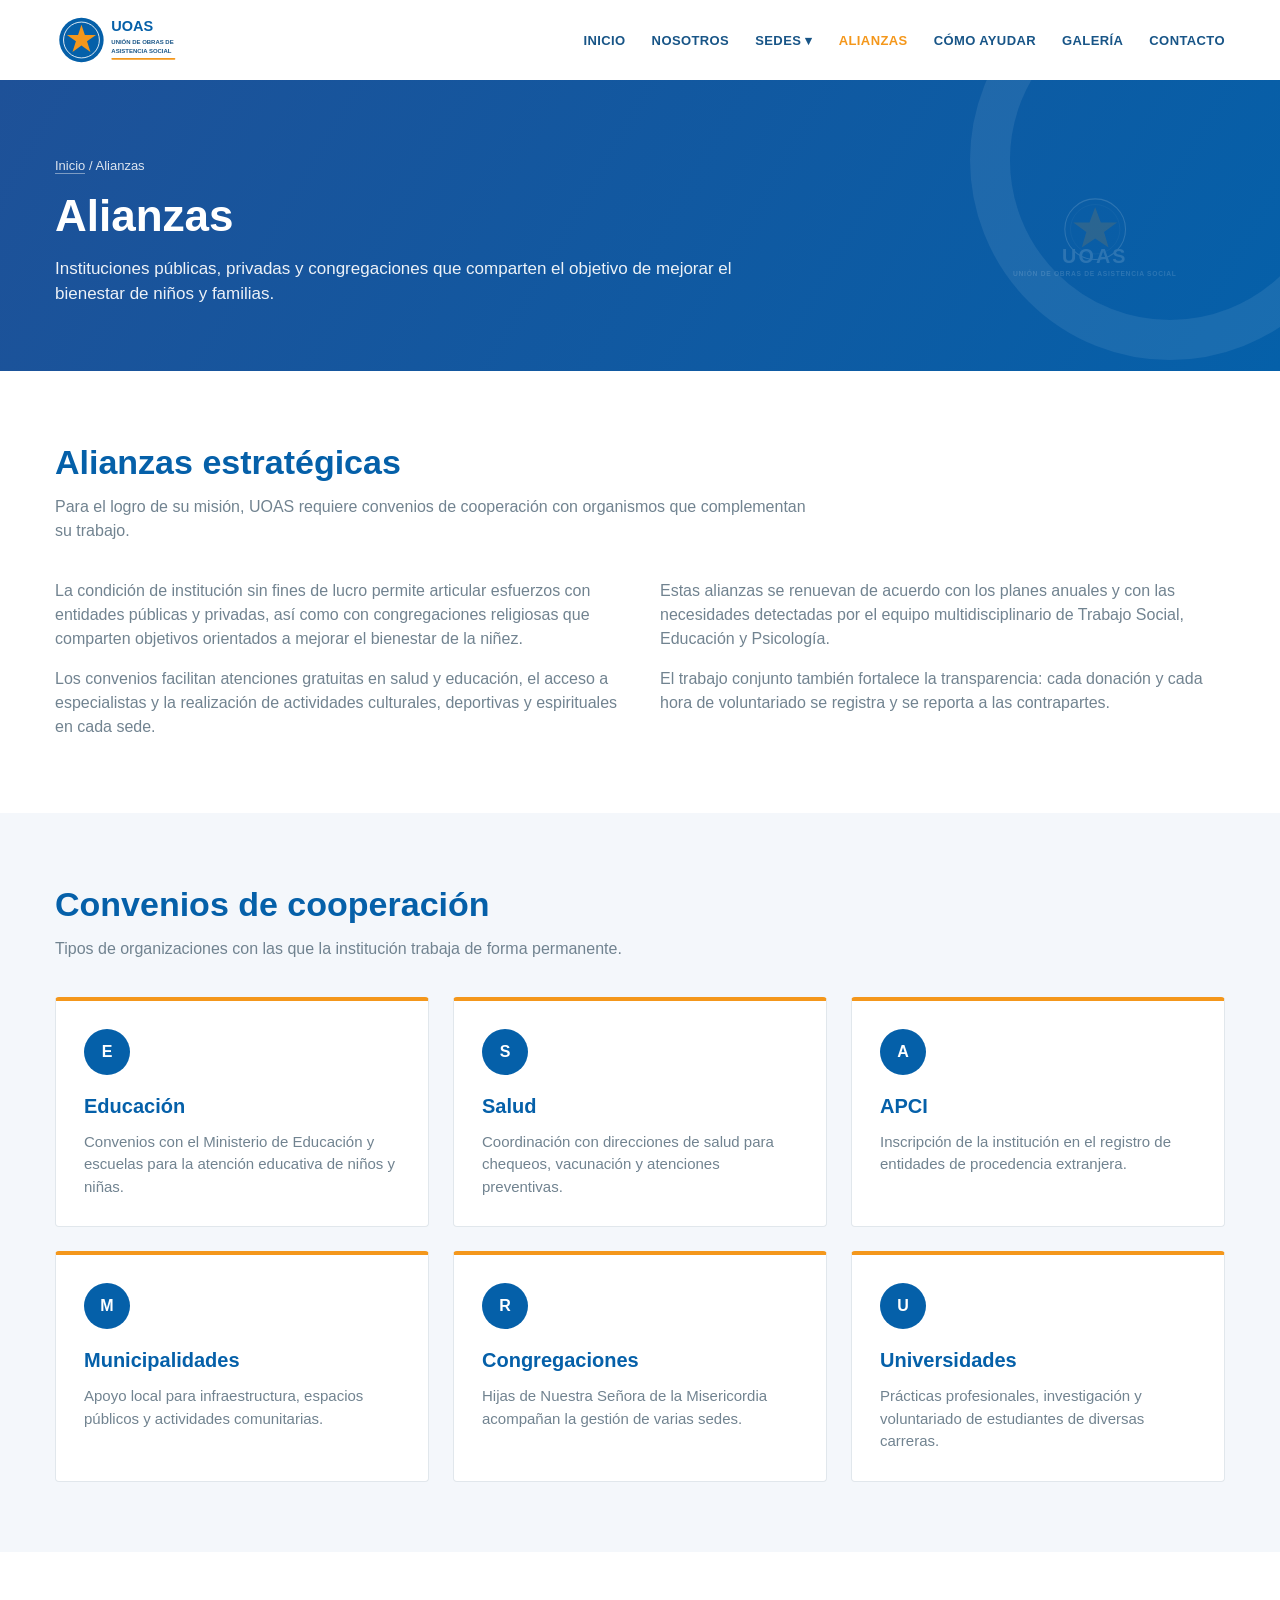
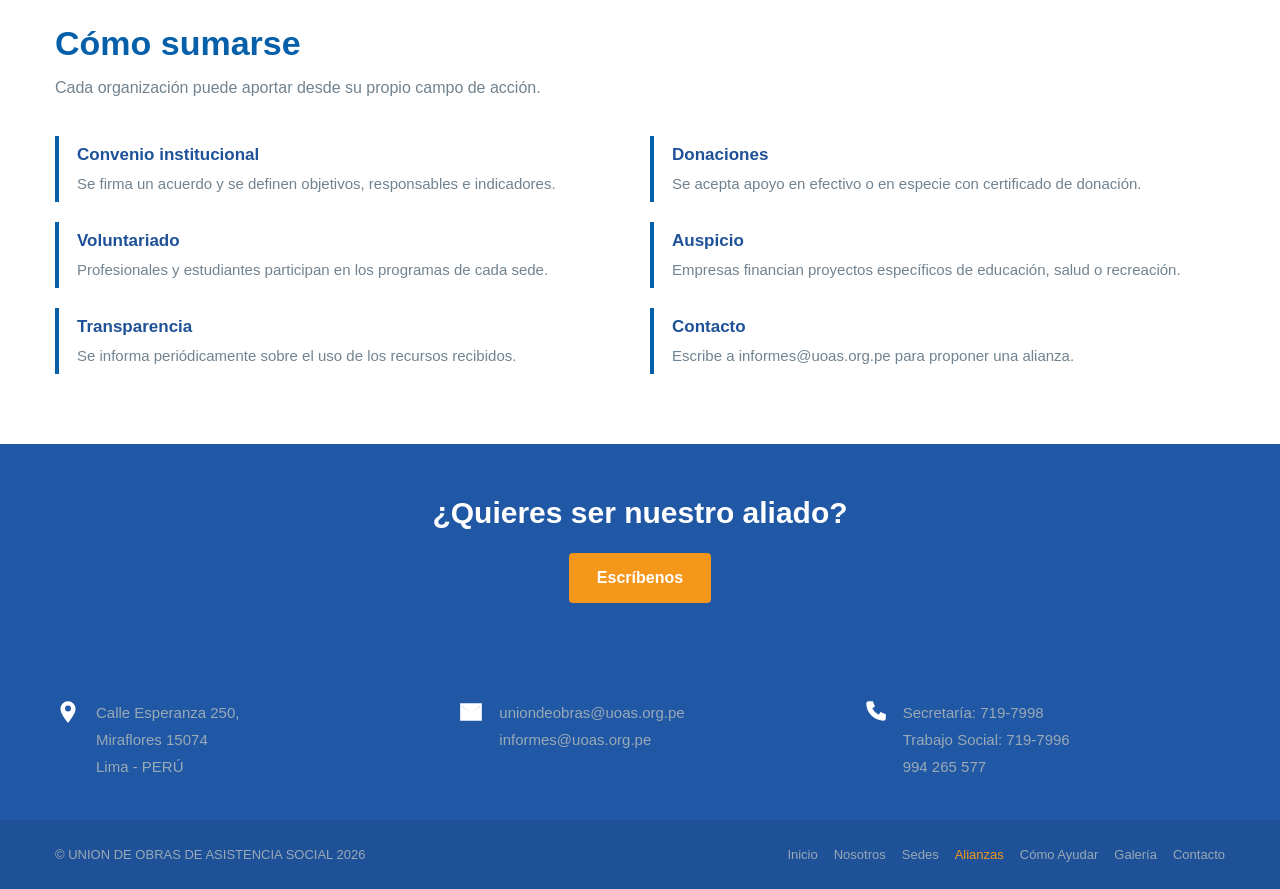
<file: alianzas.html>
<!DOCTYPE html> <!-- L1: declara que el documento usa HTML5 -->
<html lang="es"> <!-- L2: idioma principal del contenido -->
<head> <!-- L3: metadatos, no se muestran en la página -->
  <meta charset="UTF-8"> <!-- L4: codificación de caracteres para tildes y eñes -->
  <meta name="viewport" content="width=device-width, initial-scale=1.0"> <!-- L5: hace el diseño adaptable al celular -->
  <title>Alianzas | UOAS</title> <!-- L6: título de la pestaña del navegador -->
  <meta name="description" content="Copia de estudio de la sección Alianzas de UOAS."> <!-- L7: descripción para buscadores -->
  <link rel="icon" href="assets/img/logo-uoas.svg" type="image/svg+xml"> <!-- L8: icono SVG original del clon -->
  <link rel="stylesheet" href="assets/css/styles.css"> <!-- L9: carga la hoja de estilos compartida -->
</head> <!-- L10: cierra la cabecera -->
<body data-page="alianzas"> <!-- L11: identifica la página para resaltar el menú -->

  <!-- L12: BARRA SUPERIOR fija, reproduce el header sticky de 80px -->
  <header class="site-header" id="site-header"> <!-- L13: contenedor semántico de la cabecera -->
    <div class="container header-inner"> <!-- L14: ancho máximo y centrado -->
      <a class="brand" href="index.html" aria-label="Inicio UOAS"> <!-- L15: enlace de la marca a la portada -->
        <img src="assets/img/logo-uoas.svg" alt="Unión de Obras de Asistencia Social" width="396" height="164"> <!-- L16: logo vectorial original -->
      </a> <!-- L17: cierra la marca -->
      <button class="menu-toggle" id="menu-toggle" type="button" aria-expanded="false" aria-controls="main-nav" aria-label="Abrir menú"> <!-- L18: botón de hamburguesa para móvil -->
        <span></span><span></span><span></span> <!-- L19: tres líneas del icono -->
      </button> <!-- L20: cierra el botón -->
      <nav class="main-nav" id="main-nav" aria-label="Menú principal"> <!-- L21: navegación principal -->
        <ul class="menu"> <!-- L22: lista de enlaces del menú -->
          <li><a href="index.html" data-page-link="inicio">Inicio</a></li> <!-- L23: enlace a la portada -->
          <li><a href="nosotros.html" data-page-link="nosotros">Nosotros</a></li> <!-- L24: enlace a nosotros -->
          <li class="has-submenu"> <!-- L25: ítem con submenú desplegable -->
            <button class="submenu-toggle" type="button" aria-expanded="false">Sedes <span aria-hidden="true">▾</span></button> <!-- L26: botón que abre el desplegable -->
            <ul class="submenu"> <!-- L27: lista de sedes -->
              <li><a href="sede-escuela-hogar-ancon-de-ninas.html" data-page-link="sede-ninas">Escuela Hogar Ancón de Niñas</a></li> <!-- L28: sede 1 -->
              <li><a href="sede-escuela-hogar-ancon-de-ninos.html" data-page-link="sede-ninos">Escuela Hogar Ancón de Niños</a></li> <!-- L29: sede 2 -->
              <li><a href="sede-hogar-transitorio-san-luis.html" data-page-link="sede-san-luis">Hogar Transitorio San Luis</a></li> <!-- L30: sede 3 -->
              <li><a href="sede-cuna-jardin-san-francisco.html" data-page-link="sede-san-francisco">Cuna Jardín San Francisco</a></li> <!-- L31: sede 4 -->
              <li><a href="sede-cuna-jardin-santa-rosa-04.html" data-page-link="sede-santa-rosa">Cuna Jardin Santa Rosa 04</a></li> <!-- L32: sede 5 -->
              <li><a href="sede-nido-aurora.html" data-page-link="sede-nido">Nido Aurora</a></li> <!-- L33: sede 6 -->
              <li><a href="sede-centro-de-atencion-integral-aurora.html" data-page-link="sede-integral">Centro de Atención Integral Aurora</a></li> <!-- L34: sede 7 -->
            </ul> <!-- L35: cierra el submenú -->
          </li> <!-- L36: cierra el ítem Sedes -->
          <li><a href="alianzas.html" data-page-link="alianzas">Alianzas</a></li> <!-- L37: enlace a esta página -->
          <li><a href="como-ayudar.html" data-page-link="como-ayudar">Cómo Ayudar</a></li> <!-- L38: enlace a cómo ayudar -->
          <li><a href="galeria.html" data-page-link="galeria">Galería</a></li> <!-- L39: enlace a galería -->
          <li><a href="contacto.html" data-page-link="contacto">Contacto</a></li> <!-- L40: enlace a contacto -->
        </ul> <!-- L41: cierra la lista del menú -->
      </nav> <!-- L42: cierra la navegación -->
    </div> <!-- L43: cierra el contenedor -->
  </header> <!-- L44: cierra la cabecera -->

  <main> <!-- L45: inicia el contenido principal de la página -->
    <section class="page-hero"> <!-- L46: cabecera azul con título y resumen -->
      <div class="container"> <!-- L47: contenido centrado -->
        <div class="breadcrumb"><a href="index.html">Inicio</a> / Alianzas</div> <!-- L48: migas de pan -->
        <h1>Alianzas</h1> <!-- L49: título de la página -->
        <p>Instituciones públicas, privadas y congregaciones que comparten el objetivo de mejorar el bienestar de niños y familias.</p> <!-- L50: resumen tomado de la página original -->
        <img class="page-hero-logo" src="assets/img/logo-uoas-blanco.svg" alt="" width="595" height="330"> <!-- L51: logo decorativo translúcido -->
      </div> <!-- L52: cierra el contenedor -->
    </section> <!-- L53: cierra la cabecera azul -->

    <section class="section"> <!-- L54: presentación de las alianzas -->
      <div class="container"> <!-- L55: contenedor general -->
        <div class="section-head"> <!-- L56: cabecera de la sección -->
          <h2>Alianzas estratégicas</h2> <!-- L57: título -->
          <p>Para el logro de su misión, UOAS requiere convenios de cooperación con organismos que complementan su trabajo.</p> <!-- L58: resumen del original -->
        </div> <!-- L59: cierra la cabecera -->
        <div class="text-columns"> <!-- L60: texto a dos columnas -->
          <p>La condición de institución sin fines de lucro permite articular esfuerzos con entidades públicas y privadas, así como con congregaciones religiosas que comparten objetivos orientados a mejorar el bienestar de la niñez.</p> <!-- L61: párrafo 1 -->
          <p>Los convenios facilitan atenciones gratuitas en salud y educación, el acceso a especialistas y la realización de actividades culturales, deportivas y espirituales en cada sede.</p> <!-- L62: párrafo 2 -->
          <p>Estas alianzas se renuevan de acuerdo con los planes anuales y con las necesidades detectadas por el equipo multidisciplinario de Trabajo Social, Educación y Psicología.</p> <!-- L63: párrafo 3 -->
          <p>El trabajo conjunto también fortalece la transparencia: cada donación y cada hora de voluntariado se registra y se reporta a las contrapartes.</p> <!-- L64: párrafo 4 -->
        </div> <!-- L65: cierra las columnas -->
      </div> <!-- L66: cierra el contenedor -->
    </section> <!-- L67: cierra la presentación -->

    <section class="section section--gray"> <!-- L68: convenios vigentes -->
      <div class="container"> <!-- L69: contenedor general -->
        <div class="section-head"> <!-- L70: cabecera -->
          <h2>Convenios de cooperación</h2> <!-- L71: título -->
          <p>Tipos de organizaciones con las que la institución trabaja de forma permanente.</p> <!-- L72: presentación -->
        </div> <!-- L73: cierra la cabecera -->
        <div class="feature-grid"> <!-- L74: rejilla de seis tarjetas -->
          <article class="feature-card"> <!-- L75: tarjeta 1 --> <div class="feature-icon">E</div> <!-- L76: icono --> <h3>Educación</h3> <!-- L77: título --> <p>Convenios con el Ministerio de Educación y escuelas para la atención educativa de niños y niñas.</p> <!-- L78: texto --> </article> <!-- L79: cierra tarjeta 1 -->
          <article class="feature-card"> <!-- L80: tarjeta 2 --> <div class="feature-icon">S</div> <!-- L81: icono --> <h3>Salud</h3> <!-- L82: título --> <p>Coordinación con direcciones de salud para chequeos, vacunación y atenciones preventivas.</p> <!-- L83: texto --> </article> <!-- L84: cierra tarjeta 2 -->
          <article class="feature-card"> <!-- L85: tarjeta 3 --> <div class="feature-icon">A</div> <!-- L86: icono --> <h3>APCI</h3> <!-- L87: título --> <p>Inscripción de la institución en el registro de entidades de procedencia extranjera.</p> <!-- L88: texto --> </article> <!-- L89: cierra tarjeta 3 -->
          <article class="feature-card"> <!-- L90: tarjeta 4 --> <div class="feature-icon">M</div> <!-- L91: icono --> <h3>Municipalidades</h3> <!-- L92: título --> <p>Apoyo local para infraestructura, espacios públicos y actividades comunitarias.</p> <!-- L93: texto --> </article> <!-- L94: cierra tarjeta 4 -->
          <article class="feature-card"> <!-- L95: tarjeta 5 --> <div class="feature-icon">R</div> <!-- L96: icono --> <h3>Congregaciones</h3> <!-- L97: título --> <p>Hijas de Nuestra Señora de la Misericordia acompañan la gestión de varias sedes.</p> <!-- L98: texto --> </article> <!-- L99: cierra tarjeta 5 -->
          <article class="feature-card"> <!-- L100: tarjeta 6 --> <div class="feature-icon">U</div> <!-- L101: icono --> <h3>Universidades</h3> <!-- L102: título --> <p>Prácticas profesionales, investigación y voluntariado de estudiantes de diversas carreras.</p> <!-- L103: texto --> </article> <!-- L104: cierra tarjeta 6 -->
        </div> <!-- L105: cierra la rejilla -->
      </div> <!-- L106: cierra el contenedor -->
    </section> <!-- L107: cierra los convenios -->

    <section class="section"> <!-- L108: formas de sumarse -->
      <div class="container"> <!-- L109: contenedor general -->
        <div class="section-head"> <!-- L110: cabecera -->
          <h2>Cómo sumarse</h2> <!-- L111: título -->
          <p>Cada organización puede aportar desde su propio campo de acción.</p> <!-- L112: presentación -->
        </div> <!-- L113: cierra la cabecera -->
        <div class="info-grid"> <!-- L114: rejilla de bloques -->
          <div class="info-item"><h3>Convenio institucional</h3><p>Se firma un acuerdo y se definen objetivos, responsables e indicadores.</p></div> <!-- L115: bloque 1 -->
          <div class="info-item"><h3>Donaciones</h3><p>Se acepta apoyo en efectivo o en especie con certificado de donación.</p></div> <!-- L116: bloque 2 -->
          <div class="info-item"><h3>Voluntariado</h3><p>Profesionales y estudiantes participan en los programas de cada sede.</p></div> <!-- L117: bloque 3 -->
          <div class="info-item"><h3>Auspicio</h3><p>Empresas financian proyectos específicos de educación, salud o recreación.</p></div> <!-- L118: bloque 4 -->
          <div class="info-item"><h3>Transparencia</h3><p>Se informa periódicamente sobre el uso de los recursos recibidos.</p></div> <!-- L119: bloque 5 -->
          <div class="info-item"><h3>Contacto</h3><p>Escribe a informes@uoas.org.pe para proponer una alianza.</p></div> <!-- L120: bloque 6 -->
        </div> <!-- L121: cierra la rejilla -->
      </div> <!-- L122: cierra el contenedor -->
    </section> <!-- L123: cierra formas de sumarse -->

    <section class="cta-band"> <!-- L124: franja final de llamada a la acción -->
      <div class="container"> <!-- L125: contenedor centrado -->
        <h2>¿Quieres ser nuestro aliado?</h2> <!-- L126: título de la franja -->
        <a href="contacto.html">Escríbenos</a> <!-- L127: enlace a la página de contacto -->
      </div> <!-- L128: cierra el contenedor -->
    </section> <!-- L129: cierra la franja -->
  </main> <!-- L130: cierra el contenido principal -->

  <!-- L131: PIE DE PÁGINA azul con tres columnas de contacto -->
  <footer class="site-bottom" id="contacto"> <!-- L132: pie de página -->
    <div class="container bottom-grid"> <!-- L133: rejilla de contacto -->
      <div class="bottom-col"> <!-- L134: columna de dirección -->
        <svg viewBox="0 0 24 24" aria-hidden="true"><path d="M12 2a7 7 0 0 0-7 7c0 5 7 13 7 13s7-8 7-13a7 7 0 0 0-7-7zm0 9.5A2.5 2.5 0 1 1 12 6a2.5 2.5 0 0 1 0 5.5z"/></svg> <!-- L135: icono de ubicación -->
        <p>Calle Esperanza 250,<br>Miraflores 15074<br>Lima - PERÚ</p> <!-- L136: dirección -->
      </div> <!-- L137: cierra dirección -->
      <div class="bottom-col"> <!-- L138: columna de correos -->
        <svg viewBox="0 0 24 24" aria-hidden="true"><path d="M2 4h20v16H2V4zm10 9L3.5 6.5v.1L12 13l8.5-6.4V6.5L12 13z"/></svg> <!-- L139: icono de correo -->
        <p>uniondeobras@uoas.org.pe<br>informes@uoas.org.pe</p> <!-- L140: correos -->
      </div> <!-- L141: cierra correos -->
      <div class="bottom-col"> <!-- L142: columna de teléfonos -->
        <svg viewBox="0 0 24 24" aria-hidden="true"><path d="M6 2h4l2 5-2.5 1.5a12 12 0 0 0 6 6L17 12l5 2v4a2 2 0 0 1-2 2A16 16 0 0 1 4 4a2 2 0 0 1 2-2z"/></svg> <!-- L143: icono de teléfono -->
        <p>Secretaría: 719-7998<br>Trabajo Social: 719-7996<br>994 265 577</p> <!-- L144: teléfonos -->
      </div> <!-- L145: cierra teléfonos -->
    </div> <!-- L146: cierra la rejilla -->
    <div class="bottom-bar"> <!-- L147: franja inferior más oscura -->
      <div class="container bar-inner"> <!-- L148: contenido alineado -->
        <small>© UNION DE OBRAS DE ASISTENCIA SOCIAL 2026</small> <!-- L149: copyright -->
        <nav aria-label="Menú del pie"> <!-- L150: menú secundario -->
          <a href="index.html" data-page-link="inicio">Inicio</a> <!-- L151: enlace -->
          <a href="nosotros.html" data-page-link="nosotros">Nosotros</a> <!-- L152: enlace -->
          <a href="sede-escuela-hogar-ancon-de-ninas.html">Sedes</a> <!-- L153: enlace -->
          <a href="alianzas.html" data-page-link="alianzas">Alianzas</a> <!-- L154: enlace -->
          <a href="como-ayudar.html" data-page-link="como-ayudar">Cómo Ayudar</a> <!-- L155: enlace -->
          <a href="galeria.html" data-page-link="galeria">Galería</a> <!-- L156: enlace -->
          <a href="contacto.html" data-page-link="contacto">Contacto</a> <!-- L157: enlace -->
        </nav> <!-- L158: cierra el menú del pie -->
      </div> <!-- L159: cierra el contenido -->
    </div> <!-- L160: cierra la franja -->
  </footer> <!-- L161: cierra el pie -->

  <script src="assets/js/main.js"></script> <!-- L162: carga los comportamientos compartidos -->
</body> <!-- L163: cierra el cuerpo -->
</html> <!-- L164: cierra el documento -->
</file>
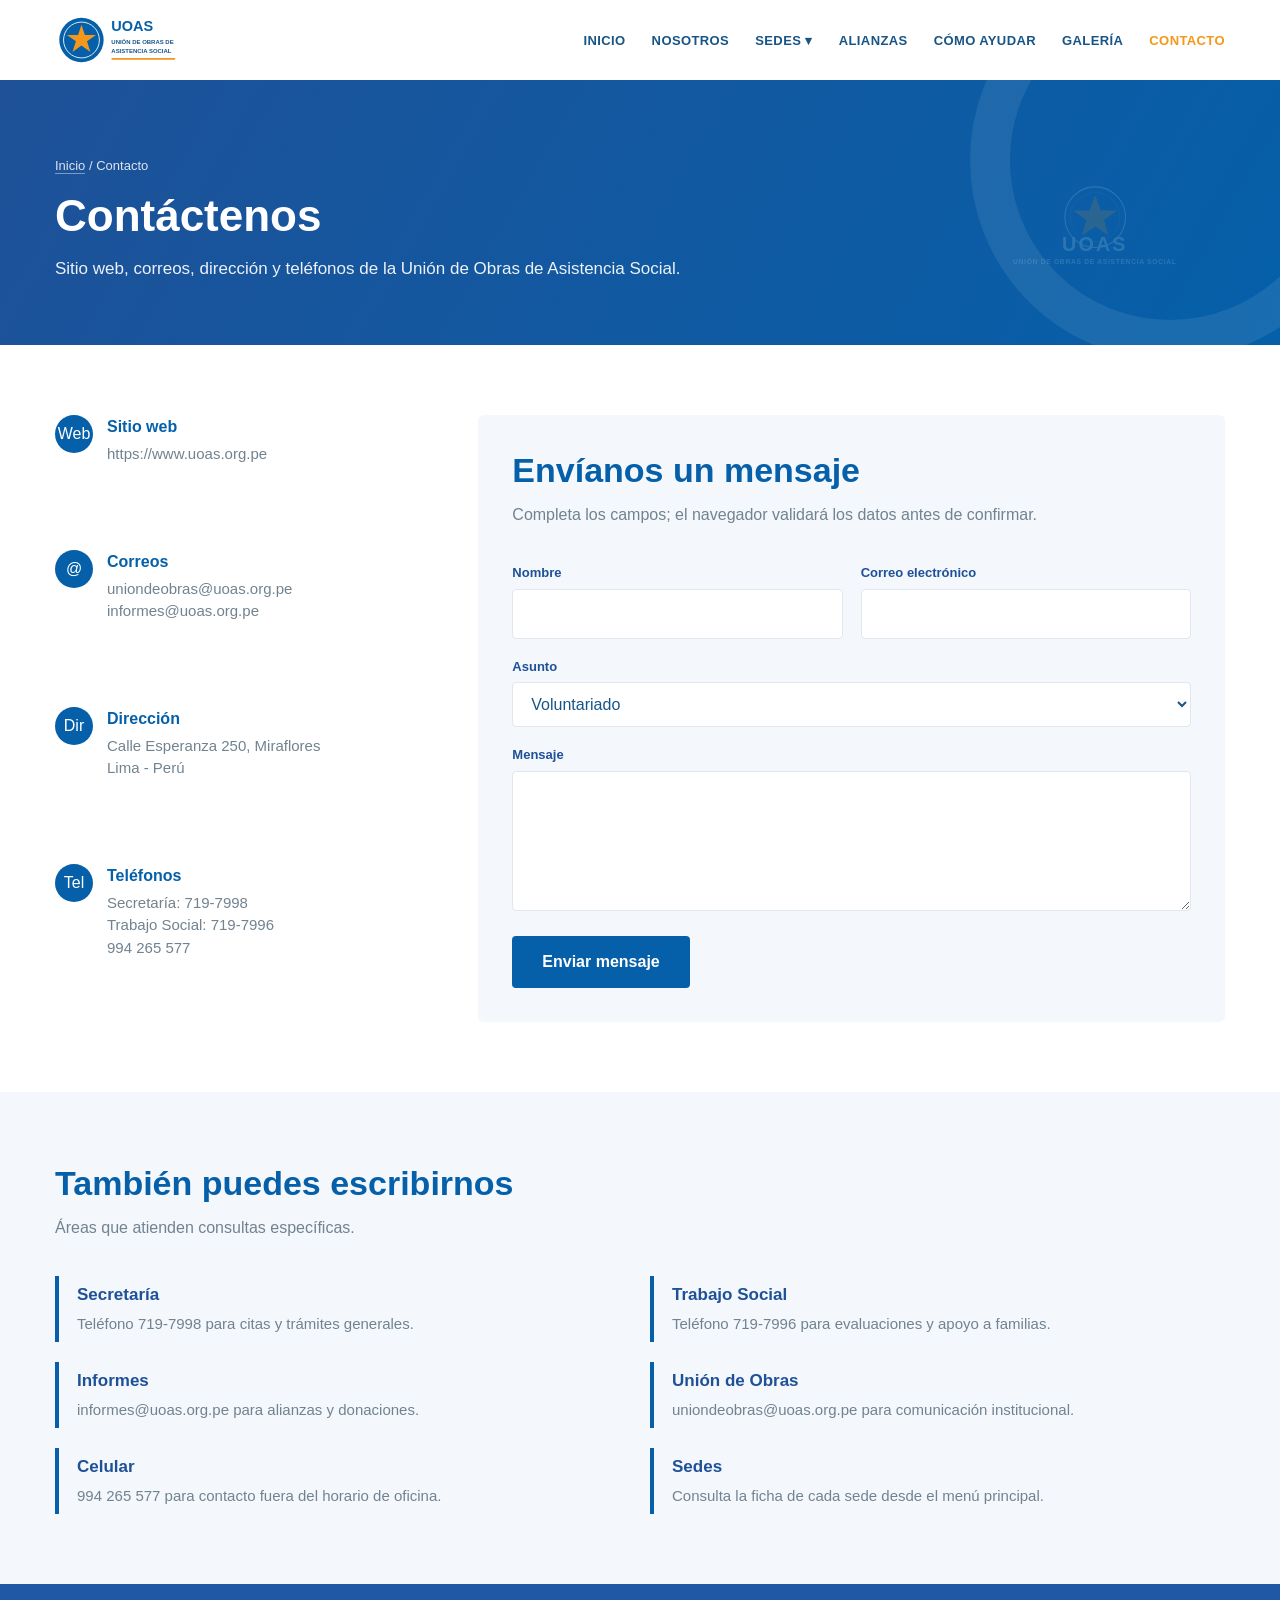
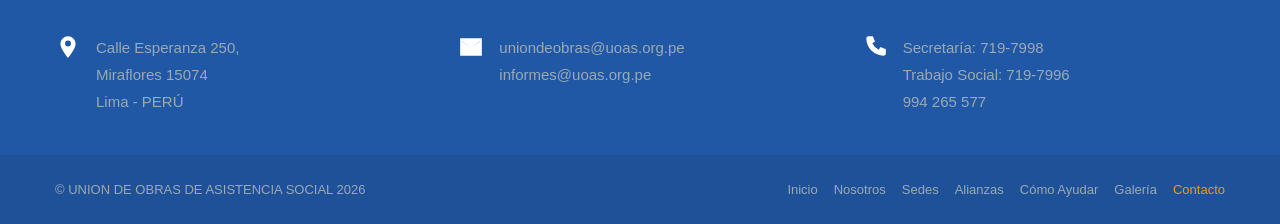
<file: contacto.html>
<!DOCTYPE html> <!-- L1: declara que el documento usa HTML5 -->
<html lang="es"> <!-- L2: idioma principal del contenido -->
<head> <!-- L3: metadatos, no se muestran en la página -->
  <meta charset="UTF-8"> <!-- L4: codificación de caracteres para tildes y eñes -->
  <meta name="viewport" content="width=device-width, initial-scale=1.0"> <!-- L5: hace el diseño adaptable al celular -->
  <title>Contacto | UOAS</title> <!-- L6: título de la pestaña del navegador -->
  <meta name="description" content="Copia de estudio de la sección Contacto de UOAS."> <!-- L7: descripción para buscadores -->
  <link rel="icon" href="assets/img/logo-uoas.svg" type="image/svg+xml"> <!-- L8: icono SVG original del clon -->
  <link rel="stylesheet" href="assets/css/styles.css"> <!-- L9: carga la hoja de estilos compartida -->
</head> <!-- L10: cierra la cabecera -->
<body data-page="contacto"> <!-- L11: identifica la página para resaltar el menú -->

  <!-- L12: BARRA SUPERIOR fija, reproduce el header sticky de 80px -->
  <header class="site-header" id="site-header"> <!-- L13: contenedor semántico de la cabecera -->
    <div class="container header-inner"> <!-- L14: ancho máximo y centrado -->
      <a class="brand" href="index.html" aria-label="Inicio UOAS"> <!-- L15: enlace de la marca a la portada -->
        <img src="assets/img/logo-uoas.svg" alt="Unión de Obras de Asistencia Social" width="396" height="164"> <!-- L16: logo vectorial original -->
      </a> <!-- L17: cierra la marca -->
      <button class="menu-toggle" id="menu-toggle" type="button" aria-expanded="false" aria-controls="main-nav" aria-label="Abrir menú"> <!-- L18: botón de hamburguesa para móvil -->
        <span></span><span></span><span></span> <!-- L19: tres líneas del icono -->
      </button> <!-- L20: cierra el botón -->
      <nav class="main-nav" id="main-nav" aria-label="Menú principal"> <!-- L21: navegación principal -->
        <ul class="menu"> <!-- L22: lista de enlaces del menú -->
          <li><a href="index.html" data-page-link="inicio">Inicio</a></li> <!-- L23: enlace a la portada -->
          <li><a href="nosotros.html" data-page-link="nosotros">Nosotros</a></li> <!-- L24: enlace a nosotros -->
          <li class="has-submenu"> <!-- L25: ítem con submenú desplegable -->
            <button class="submenu-toggle" type="button" aria-expanded="false">Sedes <span aria-hidden="true">▾</span></button> <!-- L26: botón que abre el desplegable -->
            <ul class="submenu"> <!-- L27: lista de sedes -->
              <li><a href="sede-escuela-hogar-ancon-de-ninas.html" data-page-link="sede-ninas">Escuela Hogar Ancón de Niñas</a></li> <!-- L28: sede 1 -->
              <li><a href="sede-escuela-hogar-ancon-de-ninos.html" data-page-link="sede-ninos">Escuela Hogar Ancón de Niños</a></li> <!-- L29: sede 2 -->
              <li><a href="sede-hogar-transitorio-san-luis.html" data-page-link="sede-san-luis">Hogar Transitorio San Luis</a></li> <!-- L30: sede 3 -->
              <li><a href="sede-cuna-jardin-san-francisco.html" data-page-link="sede-san-francisco">Cuna Jardín San Francisco</a></li> <!-- L31: sede 4 -->
              <li><a href="sede-cuna-jardin-santa-rosa-04.html" data-page-link="sede-santa-rosa">Cuna Jardin Santa Rosa 04</a></li> <!-- L32: sede 5 -->
              <li><a href="sede-nido-aurora.html" data-page-link="sede-nido">Nido Aurora</a></li> <!-- L33: sede 6 -->
              <li><a href="sede-centro-de-atencion-integral-aurora.html" data-page-link="sede-integral">Centro de Atención Integral Aurora</a></li> <!-- L34: sede 7 -->
            </ul> <!-- L35: cierra el submenú -->
          </li> <!-- L36: cierra el ítem Sedes -->
          <li><a href="alianzas.html" data-page-link="alianzas">Alianzas</a></li> <!-- L37: enlace a alianzas -->
          <li><a href="como-ayudar.html" data-page-link="como-ayudar">Cómo Ayudar</a></li> <!-- L38: enlace a cómo ayudar -->
          <li><a href="galeria.html" data-page-link="galeria">Galería</a></li> <!-- L39: enlace a galería -->
          <li><a href="contacto.html" data-page-link="contacto">Contacto</a></li> <!-- L40: enlace a esta página -->
        </ul> <!-- L41: cierra la lista del menú -->
      </nav> <!-- L42: cierra la navegación -->
    </div> <!-- L43: cierra el contenedor -->
  </header> <!-- L44: cierra la cabecera -->

  <main> <!-- L45: inicia el contenido principal de la página -->
    <section class="page-hero"> <!-- L46: cabecera azul con título y resumen -->
      <div class="container"> <!-- L47: contenido centrado -->
        <div class="breadcrumb"><a href="index.html">Inicio</a> / Contacto</div> <!-- L48: migas de pan -->
        <h1>Contáctenos</h1> <!-- L49: título de la página -->
        <p>Sitio web, correos, dirección y teléfonos de la Unión de Obras de Asistencia Social.</p> <!-- L50: resumen tomado del original -->
        <img class="page-hero-logo" src="assets/img/logo-uoas-blanco.svg" alt="" width="595" height="330"> <!-- L51: logo decorativo translúcido -->
      </div> <!-- L52: cierra el contenedor -->
    </section> <!-- L53: cierra la cabecera azul -->

    <section class="section"> <!-- L54: datos de contacto y formulario -->
      <div class="container contact-grid"> <!-- L55: rejilla de dos columnas -->
        <div class="contact-details"> <!-- L56: columna de datos institucionales -->
          <div class="contact-detail"><span class="contact-dot">Web</span><div><h3>Sitio web</h3><p>https://www.uoas.org.pe</p></div></div> <!-- L57: sitio web -->
          <div class="contact-detail"><span class="contact-dot">@</span><div><h3>Correos</h3><p>uniondeobras@uoas.org.pe<br>informes@uoas.org.pe</p></div></div> <!-- L58: correos -->
          <div class="contact-detail"><span class="contact-dot">Dir</span><div><h3>Dirección</h3><p>Calle Esperanza 250, Miraflores<br>Lima - Perú</p></div></div> <!-- L59: dirección -->
          <div class="contact-detail"><span class="contact-dot">Tel</span><div><h3>Teléfonos</h3><p>Secretaría: 719-7998<br>Trabajo Social: 719-7996<br>994 265 577</p></div></div> <!-- L60: teléfonos -->
        </div> <!-- L61: cierra los datos -->

        <form class="form-card" id="contact-form"> <!-- L62: formulario demostrativo, no envía a un servidor -->
          <div class="section-head"> <!-- L63: cabecera del formulario -->
            <h2>Envíanos un mensaje</h2> <!-- L64: título -->
            <p>Completa los campos; el navegador validará los datos antes de confirmar.</p> <!-- L65: instrucción -->
          </div> <!-- L66: cierra la cabecera -->
          <div class="form-row"> <!-- L67: fila de dos campos -->
            <div class="field"><label for="nombre">Nombre</label><input id="nombre" name="nombre" type="text" required></div> <!-- L68: campo nombre obligatorio -->
            <div class="field"><label for="correo">Correo electrónico</label><input id="correo" name="correo" type="email" required></div> <!-- L69: campo correo obligatorio -->
          </div> <!-- L70: cierra la fila -->
          <div class="field"><label for="asunto">Asunto</label><select id="asunto" name="asunto"><option>Voluntariado</option><option>Donaciones</option><option>Alianzas</option><option>Consulta general</option></select></div> <!-- L71: lista desplegable -->
          <div class="field"><label for="mensaje">Mensaje</label><textarea id="mensaje" name="mensaje" required></textarea></div> <!-- L72: área de texto obligatoria -->
          <button class="btn-submit" type="submit">Enviar mensaje</button> <!-- L73: botón de envío -->
          <div class="form-message" id="form-message" role="status"></div> <!-- L74: aviso que muestra JavaScript -->
        </form> <!-- L75: cierra el formulario -->
      </div> <!-- L76: cierra la rejilla -->
    </section> <!-- L77: cierra datos y formulario -->

    <section class="section section--gray"> <!-- L78: áreas de la institución -->
      <div class="container"> <!-- L79: contenedor general -->
        <div class="section-head"> <!-- L80: cabecera -->
          <h2>También puedes escribirnos</h2> <!-- L81: título -->
          <p>Áreas que atienden consultas específicas.</p> <!-- L82: presentación -->
        </div> <!-- L83: cierra la cabecera -->
        <div class="info-grid"> <!-- L84: rejilla de áreas -->
          <div class="info-item"><h3>Secretaría</h3><p>Teléfono 719-7998 para citas y trámites generales.</p></div> <!-- L85: área 1 -->
          <div class="info-item"><h3>Trabajo Social</h3><p>Teléfono 719-7996 para evaluaciones y apoyo a familias.</p></div> <!-- L86: área 2 -->
          <div class="info-item"><h3>Informes</h3><p>informes@uoas.org.pe para alianzas y donaciones.</p></div> <!-- L87: área 3 -->
          <div class="info-item"><h3>Unión de Obras</h3><p>uniondeobras@uoas.org.pe para comunicación institucional.</p></div> <!-- L88: área 4 -->
          <div class="info-item"><h3>Celular</h3><p>994 265 577 para contacto fuera del horario de oficina.</p></div> <!-- L89: área 5 -->
          <div class="info-item"><h3>Sedes</h3><p>Consulta la ficha de cada sede desde el menú principal.</p></div> <!-- L90: área 6 -->
        </div> <!-- L91: cierra la rejilla -->
      </div> <!-- L92: cierra el contenedor -->
    </section> <!-- L93: cierra las áreas -->

  </main> <!-- L94: cierra el contenido principal -->

  <!-- L95: PIE DE PÁGINA azul con tres columnas de contacto -->
  <footer class="site-bottom" id="contacto"> <!-- L96: pie de página -->
    <div class="container bottom-grid"> <!-- L97: rejilla de contacto -->
      <div class="bottom-col"> <!-- L98: columna de dirección -->
        <svg viewBox="0 0 24 24" aria-hidden="true"><path d="M12 2a7 7 0 0 0-7 7c0 5 7 13 7 13s7-8 7-13a7 7 0 0 0-7-7zm0 9.5A2.5 2.5 0 1 1 12 6a2.5 2.5 0 0 1 0 5.5z"/></svg> <!-- L99: icono de ubicación -->
        <p>Calle Esperanza 250,<br>Miraflores 15074<br>Lima - PERÚ</p> <!-- L100: dirección -->
      </div> <!-- L101: cierra dirección -->
      <div class="bottom-col"> <!-- L102: columna de correos -->
        <svg viewBox="0 0 24 24" aria-hidden="true"><path d="M2 4h20v16H2V4zm10 9L3.5 6.5v.1L12 13l8.5-6.4V6.5L12 13z"/></svg> <!-- L103: icono de correo -->
        <p>uniondeobras@uoas.org.pe<br>informes@uoas.org.pe</p> <!-- L104: correos -->
      </div> <!-- L105: cierra correos -->
      <div class="bottom-col"> <!-- L106: columna de teléfonos -->
        <svg viewBox="0 0 24 24" aria-hidden="true"><path d="M6 2h4l2 5-2.5 1.5a12 12 0 0 0 6 6L17 12l5 2v4a2 2 0 0 1-2 2A16 16 0 0 1 4 4a2 2 0 0 1 2-2z"/></svg> <!-- L107: icono de teléfono -->
        <p>Secretaría: 719-7998<br>Trabajo Social: 719-7996<br>994 265 577</p> <!-- L108: teléfonos -->
      </div> <!-- L109: cierra teléfonos -->
    </div> <!-- L110: cierra la rejilla -->
    <div class="bottom-bar"> <!-- L111: franja inferior más oscura -->
      <div class="container bar-inner"> <!-- L112: contenido alineado -->
        <small>© UNION DE OBRAS DE ASISTENCIA SOCIAL 2026</small> <!-- L113: copyright -->
        <nav aria-label="Menú del pie"> <!-- L114: menú secundario -->
          <a href="index.html" data-page-link="inicio">Inicio</a> <!-- L115: enlace -->
          <a href="nosotros.html" data-page-link="nosotros">Nosotros</a> <!-- L116: enlace -->
          <a href="sede-escuela-hogar-ancon-de-ninas.html">Sedes</a> <!-- L117: enlace -->
          <a href="alianzas.html" data-page-link="alianzas">Alianzas</a> <!-- L118: enlace -->
          <a href="como-ayudar.html" data-page-link="como-ayudar">Cómo Ayudar</a> <!-- L119: enlace -->
          <a href="galeria.html" data-page-link="galeria">Galería</a> <!-- L120: enlace -->
          <a href="contacto.html" data-page-link="contacto">Contacto</a> <!-- L121: enlace -->
        </nav> <!-- L122: cierra el menú del pie -->
      </div> <!-- L123: cierra el contenido -->
    </div> <!-- L124: cierra la franja -->
  </footer> <!-- L125: cierra el pie -->

  <script src="assets/js/main.js"></script> <!-- L126: carga los comportamientos compartidos -->
</body> <!-- L127: cierra el cuerpo -->
</html> <!-- L128: cierra el documento -->
</file>
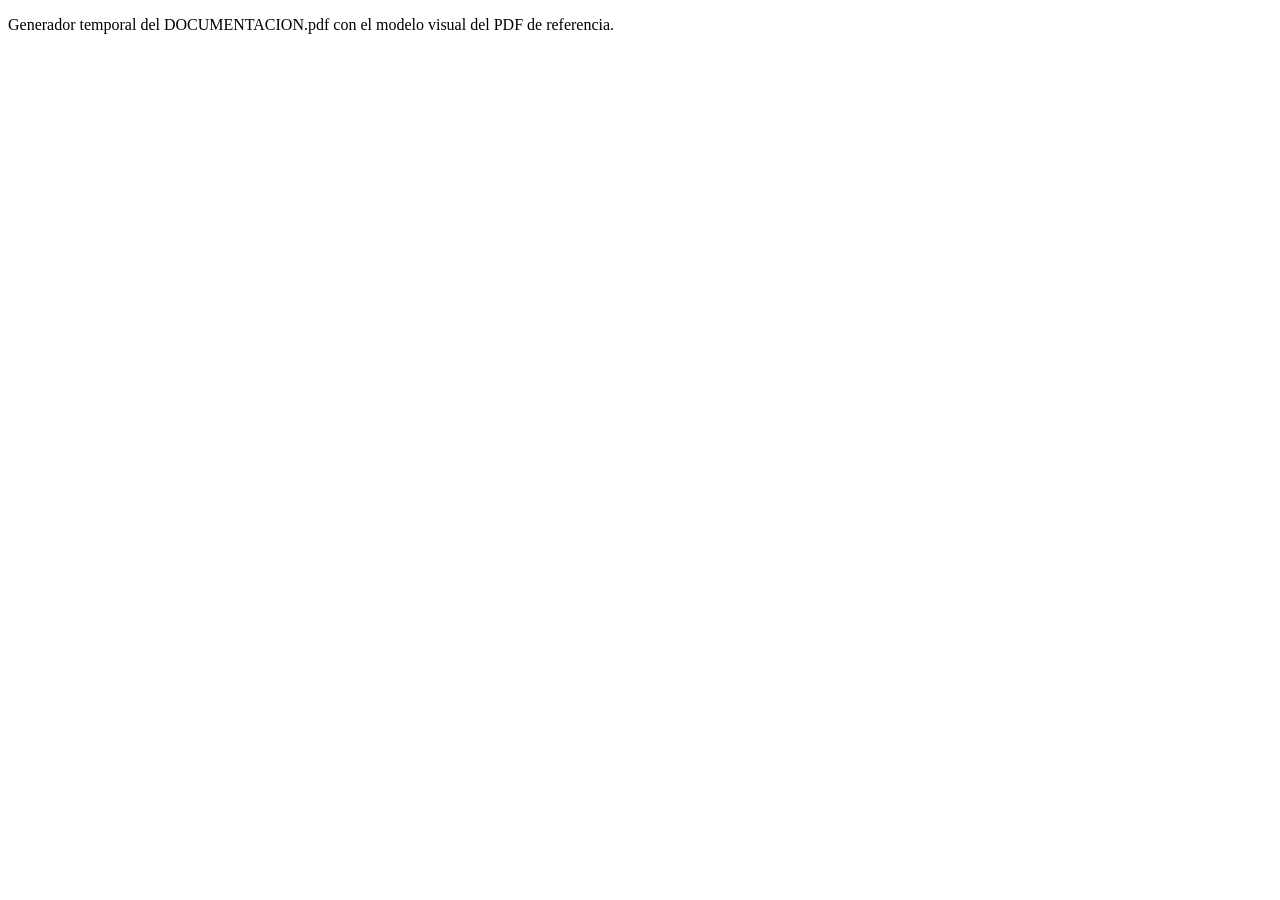
<file: generar_pdf_navegador.html>
<!DOCTYPE html>
<html lang="es">
<head><meta charset="utf-8"><title>Generador PDF navegador</title></head>
<body>
<p>Generador temporal del DOCUMENTACION.pdf con el modelo visual del PDF de referencia.</p>
<script>
/* Puerto a JavaScript de generar_documento.py; conserva paleta, fuentes, margenes y tablas. */
const NL = "\n";
const BS = "\\";
const C = {
  navy: ".070588 .192157 .352941",
  blue: ".113725 .305882 .537255",
  black: "0 0 0",
  violet: ".541176 .168627 .886275",
  white: "1 1 1",
  zebra: ".956863 .968627 .984314",
  border: ".721569 .768627 .839216"
};
const F = { cuerpo: "/F1", titulo: "/F2", codigo: "/F3" };
const X = 56.69291;
const ANCHO = 481.8898;
const ALTO = 790;

function esc(s) {
  return s.split("\\").join("\\\\").split("(").join("\\(").split(")").join("\\)");
}

function wrap(s, n) {
  const salida = [];
  let actual = "";
  for (const palabra of s.split(" ")) {
    const candidata = (actual + " " + palabra).trim();
    if (candidata.length > n && actual) {
      salida.push(actual);
      actual = palabra;
    } else {
      actual = candidata;
    }
  }
  if (actual) salida.push(actual);
  return salida;
}

class Pagina {
  constructor() { this.comandos = []; this.y = ALTO; }
  texto(color, fuente, size, x, y, s) {
    this.comandos.push(color + " rg " + fuente + " " + size + " Tf 1 0 0 1 " + x + " " + y + " Tm (" + esc(s) + ") Tj");
  }
  titulo(s) { this.texto(C.navy, F.titulo, 20, X, this.y, s); this.y -= 30; }
  seccion(s) { this.y -= 12; this.texto(C.blue, F.titulo, 14, X, this.y, s); this.y -= 24; }
  cuerpo(s) {
    for (const linea of wrap(s, 95)) { this.texto(C.black, F.cuerpo, 9.5, X + 13, this.y, linea); this.y -= 13; }
    this.y -= 4;
  }
  lista(s, numero) {
    const marca = numero ? numero + "." : BS + "225";
    this.texto(C.black, F.cuerpo, 9.5, X, this.y, marca);
    const lineas = wrap(s, 88);
    lineas.forEach((linea, i) => this.texto(C.black, F.cuerpo, 9.5, X + 13, this.y - i * 13, linea));
    this.y -= 13 * lineas.length + 3;
  }
  tabla(cabeceras, filas, anchos, columnasCodigo) {
    const codigo = columnasCodigo || [];
    const x = X, altoCabecera = 16, total = ANCHO, top = this.y;
    this.comandos.push(C.blue + " rg " + x + " " + this.y + " " + total + " " + altoCabecera + " re f");
    let cx = x + 6;
    cabeceras.forEach((cabecera, i) => {
      this.texto(C.white, F.titulo, 8, cx, this.y + 5, cabecera);
      cx += anchos[i];
    });
    this.y -= altoCabecera;
    const separadores = [this.y];
    filas.forEach((fila, r) => {
      const celdas = fila.map((valor, i) => wrap(String(valor), Math.max(1, Math.floor(anchos[i] / 4.3))));
      const nlineas = Math.max.apply(null, celdas.map(c => c.length));
      const alto = Math.max(16, 8 + nlineas * 10);
      const fondo = r % 2 ? C.zebra : C.white;
      this.comandos.push(fondo + " rg " + x + " " + (this.y - alto) + " " + total + " " + alto + " re f");
      let cc = x + 6;
      celdas.forEach((celda, i) => {
        const color = codigo.indexOf(i) >= 0 ? C.violet : C.black;
        const fuente = codigo.indexOf(i) >= 0 ? F.codigo : F.cuerpo;
        celda.forEach((linea, k) => this.texto(color, fuente, 8, cc, this.y - 9 - k * 10, linea));
        cc += anchos[i];
      });
      this.y -= alto;
      separadores.push(this.y);
    });
    this.comandos.push(C.border + " RG .4 w " + x + " " + this.y + " " + total + " " + (top - this.y) + " re S");
    separadores.slice(1, -1).forEach(sy => this.comandos.push(C.border + " RG .4 w " + x + " " + sy + " m " + (x + total) + " " + sy + " l S"));
    let cx2 = x;
    anchos.slice(0, -1).forEach(ancho => {
      cx2 += ancho;
      this.comandos.push(C.border + " RG .4 w " + cx2 + " " + this.y + " m " + cx2 + " " + top + " l S");
    });
    this.y -= 14;
  }
}

function construirPaginas() {
  const paginas = [];

  let p = new Pagina();
  p.titulo("DOCUMENTACION - CLON UOAS");
  p.cuerpo("Copia de estudio de https://www.uoas.org.pe/ | HTML5 + CSS3 + JavaScript puro");
  p.seccion("1. Que se hizo y con que");
  p.lista("Origen: se leyo la estructura real del sitio (menu, secciones, textos y enlaces).");
  p.lista("Tecnologias: HTML5, CSS3 (Grid, Flexbox, variables CSS y media queries) y JavaScript puro.");
  p.lista("Sin librerias ni frameworks: se abre con doble clic en index.html.");
  p.lista("Codigo comentado linea a linea con el prefijo L en los tres archivos.");
  p.lista("Imagenes: fotografias libres de Unsplash y dos logos SVG dibujados para el clon.");
  p.lista("No se copiaron las fotos, logos ni videos originales de la institucion.");
  p.lista("Se anadieron 12 paginas internas enlazadas desde el menu y el pie.");
  p.seccion("2. Mapa de archivos");
  p.tabla(["Archivo", "Rol", "Contenido"], [
    ["index.html", "HTML", "Portada con 7 slides, aniversario, videos, mision, historia y pie."],
    ["nosotros.html", "HTML", "Historia, mision, vision, valores, objetivos y registros."],
    ["sede-*.html (7)", "HTML", "Fichas de las siete sedes con servicios y datos."],
    ["alianzas.html", "HTML", "Convenios, entidades aliadas y formas de sumarse."],
    ["como-ayudar.html", "HTML", "Voluntariado, proyectos, donaciones y auspicio."],
    ["galeria.html", "HTML", "Siete albumes con visor modal de imagenes."],
    ["contacto.html", "HTML", "Datos institucionales y formulario de demostracion."],
    ["assets/css/styles.css", "CSS", "Paleta, formas, rejillas y responsive. 996 lineas."],
    ["assets/js/main.js", "JS", "Sliders, menu, modal, galeria y formulario. 135 lineas."],
    ["assets/img/*.svg", "SVG", "Dos logos originales: cabecera y cabecera azul."],
    ["DOCUMENTACION.md", "MD", "Indice por bloques, inventario y herramientas."],
    ["DOCUMENTACION.pdf", "PDF", "Esta guia impresa con el cuadro de programas."]
  ], [150, 70, 261.89], [0]);
  paginas.push(p);

  p = new Pagina();
  p.seccion("3. Inventario de imagenes");
  p.cuerpo("Fotografias servidas desde images.unsplash.com con ?auto=format&fit=crop&w=...&q=80.");
  p.tabla(["Imagen", "Tipo", "Donde se usa"], [
    ["logo-uoas.svg", "SVG propio", "Cabecera (L16) e icono de pestana (L8)."],
    ["logo-uoas-blanco.svg", "SVG propio", "Hero L51 y las 12 paginas internas L51."],
    ["photo-1509062522246-3755977927d7", "Unsplash", "Hero 1 y 7; historico 1; Escuela Ninos; album 3."],
    ["photo-1503676260728-1c00da094a0b", "Unsplash", "Hero 2; mision; historico 2; Nosotros; album 1."],
    ["photo-1491013516836-7db643ee125a", "Unsplash", "Hero 3; video 1; historico 3."],
    ["photo-1516627145497-ae6968895b74", "Unsplash", "Slides 2 y 6; video 2; Escuela Ninas; album 6."],
    ["photo-1544776193-352d25ca82cd", "Unsplash", "Slides 3 y 7; mision; Cuna San Francisco; album 5."],
    ["photo-1580582932707-520aed937b7b", "Unsplash", "Slide 4; foto decorativa; historico 6."],
    ["photo-1571260899304-425eee4c7efc", "Unsplash", "Fondo del hero slide 5."],
    ["photo-1503454537195-1dcabb73ffb9", "Unsplash", "Slide 4; detalle de la mision."],
    ["photo-1596464716127-f2a82984de30", "Unsplash", "Slide 5; Hogar Transitorio; album 4."],
    ["photo-1607453998774-d533f65dac99", "Unsplash", "Hero 6; Cuna Santa Rosa 04."],
    ["photo-1587654780291-39c9404d746b", "Unsplash", "Nido Aurora y album 2."],
    ["photo-1576091160399-112ba8d25d1d", "Unsplash", "Centro Integral Aurora y album 7."],
    ["photo-1559027615-cd4628902d4a", "Unsplash", "Foto de voluntariado en como-ayudar.html."]
  ], [150, 70, 261.89], [0]);
  paginas.push(p);

  p = new Pagina();
  p.seccion("4. Cuadro de programas y herramientas utilizadas");
  p.tabla(["Programa", "Para que se uso", "Alternativa"], [
    ["OpenCode + Chromium", "Inspeccionar DOM, estilos y tamanos originales.", "DevTools (F12)"],
    ["webfetch", "Descargar el HTML y CSS originales y las 12 paginas internas.", "curl / navegador"],
    ["Visual Studio Code", "Editar HTML, CSS y JavaScript.", "Notepad++, Sublime"],
    ["HTML5", "Estructura del contenido.", "-"],
    ["CSS3", "Colores, formas y diseno responsive.", "-"],
    ["JavaScript DOM", "Sliders, menu movil y modal.", "-"],
    ["SVG (XML)", "Logos e iconos originales.", "Inkscape"],
    ["Unsplash", "Fotografias libres de derechos.", "Pexels, Pixabay"],
    ["Python http.server", "Servir la carpeta por HTTP (opcional).", "Live Server"]
  ], [150, 231.89, 100], [0]);
  p.seccion("5. Flujo de trabajo");
  p.lista("Analizar la web original en el navegador y extraer sus estilos reales.", 1);
  p.lista("Sustituir fotos por imagenes libres y redibujar los logos en SVG.", 2);
  p.lista("Escribir HTML, CSS y JS con un comentario por linea.", 3);
  p.lista("Verificar sliders, menu, modal y vista responsive.", 4);
  p.lista("Extraer las 12 URLs internas y crear una pagina local para cada una.", 5);
  p.lista("Conectar menu y pie con rutas reales y anadir estado activo.", 6);
  p.lista("Comprobar las 13 paginas: sin errores de consola y con enlaces internos.", 7);
  paginas.push(p);

  p = new Pagina();
  p.seccion("6. Guia rapida de modificacion");
  p.tabla(["Quieres cambiar", "Ve a"], [
    ["Los colores", "styles.css L1-L11"],
    ["El texto de la mision", "index.html L130"],
    ["Las fotos del hero", "index.html L49, L54, L63, L72, L81, L90, L99"],
    ["La velocidad de los sliders", "index.html L46 (5000) y L150 (4000)"],
    ["El listado de sedes", "index.html L28-L34 y L170-L176"],
    ["El pie de pagina", "index.html L181-L211 / styles.css L472-L525"],
    ["El diseno en movil", "styles.css L552-L627"],
    ["El logo", "Editar los dos SVG de assets/img/"],
    ["Los textos internos", "nosotros.html L54-L162 / sede-*.html L49-L119"],
    ["Los convenios", "alianzas.html L68-L123"],
    ["Las formas de ayuda", "como-ayudar.html L64-L119"],
    ["Los albumes", "galeria.html L60-L110"],
    ["El formulario", "contacto.html L62-L74 / main.js L119-L135"],
    ["Paginas internas", "styles.css L628-L996"]
  ], [200, 281.89], [1]);
  p.seccion("7. Aviso");
  p.cuerpo("Este clon se realizo con fines de estudio y practica. No reproduce los videos ni los archivos multimedia originales de la institucion. Para publicarlo, sustituye los contenidos por propios o solicita autorizacion.");
  paginas.push(p);
  return paginas;
}

function construirPdf(paginas) {
  const objetos = [];
  function add(s) { objetos.push(s); return objetos.length; }
  add("<< /Type /Catalog /Pages 2 0 R >>");
  add("<< /Type /Pages /Kids [] /Count 0 >>");
  add("<< /Type /Font /Subtype /Type1 /BaseFont /Helvetica /Encoding /WinAnsiEncoding >>");
  add("<< /Type /Font /Subtype /Type1 /BaseFont /Helvetica-Bold /Encoding /WinAnsiEncoding >>");
  add("<< /Type /Font /Subtype /Type1 /BaseFont /Courier /Encoding /WinAnsiEncoding >>");
  const numeros = [];
  for (const pagina of paginas) {
    const contenido = pagina.comandos.join(NL) + NL;
    const nc = add("<< /Length " + contenido.length + " >>" + NL + "stream" + NL + contenido + "endstream");
    const np = add("<< /Type /Page /Parent 2 0 R /MediaBox [0 0 595.2756 841.8898] /Resources << /Font << /F1 3 0 R /F2 4 0 R /F3 5 0 R >> >> /Contents " + nc + " 0 R >>");
    numeros.push(np);
  }
  objetos[1] = "<< /Type /Pages /Kids [" + numeros.map(n => n + " 0 R").join(" ") + "] /Count " + numeros.length + " >>";
  let pdf = "%PDF-1.4" + NL;
  const off = [0];
  objetos.forEach((obj, i) => {
    off.push(pdf.length);
    pdf += (i + 1) + " 0 obj" + NL + obj + NL + "endobj" + NL;
  });
  const xref = pdf.length;
  pdf += "xref" + NL + "0 " + (objetos.length + 1) + NL + "0000000000 65535 f " + NL;
  off.slice(1).forEach(o => { pdf += String(o).padStart(10, "0") + " 00000 n " + NL; });
  pdf += "trailer" + NL + "<< /Size " + (objetos.length + 1) + " /Root 1 0 R >>" + NL + "startxref" + NL + xref + NL + "%%EOF";
  return pdf;
}

window.generarPDF = function () { return construirPdf(construirPaginas()); };
</script>
</body>
</html>
</file>
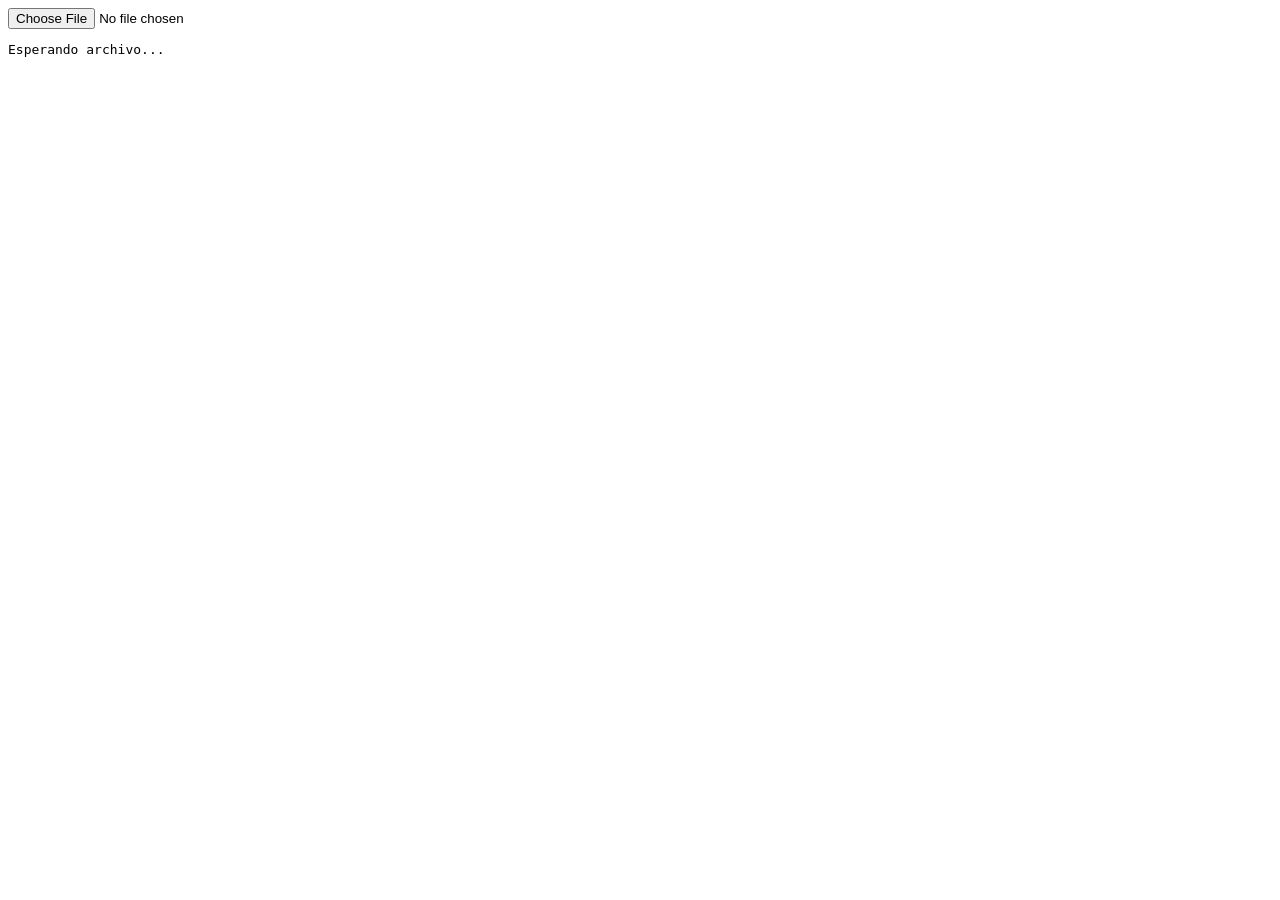
<file: verificar_pdf.html>
<!DOCTYPE html>
<html lang="es">
<head><meta charset="utf-8"><title>Verificar PDF</title></head>
<body>
<input id="archivo" type="file" accept="application/pdf">
<pre id="resultado">Esperando archivo...</pre>
<script>
document.getElementById('archivo').addEventListener('change', async function () {
  const f = this.files[0];
  const buf = await f.slice(0, 1024).arrayBuffer();
  const bytes = new Uint8Array(buf);
  const texto = new TextDecoder('latin1').decode(bytes);
  document.getElementById('resultado').textContent = JSON.stringify({
    nombre: f.name,
    tamano: f.size,
    cabecera: texto.slice(0, 20),
    tieneEOF: texto.includes('%%EOF') || f.size > 1024,
    paginas: (texto.match(/\/Type \/Page\b/g) || []).length
  });
});
</script>
</body>
</html>
</file>
<file: assets/css/styles.css>
/* L1: defino variables de color para poder cambiar toda la web desde un solo sitio */
:root { /* L2: selector de la raíz del documento */
  --azul: #0560a9; /* L3: azul principal de enlaces y botones del original */
  --azul-medio: #2058A5; /* L4: azul del pie de página */
  --azul-oscuro: #1E5198; /* L5: azul de la franja inferior */
  --texto: #185587; /* L6: color de texto general */
  --gris: #718390; /* L7: gris de párrafos y títulos secundarios */
  --naranja: #F4971B; /* L8: naranja de hover y detalles */
  --linea: #e1e7ec; /* L9: color de separadores finos */
  --blanco: #fff; /* L10: blanco puro */
} /* L11: cierra las variables */

* { /* L12: selecciono todos los elementos */
  box-sizing: border-box; /* L13: el padding y borde cuentan dentro del ancho declarado */
  margin: 0; /* L14: elimino márgenes por defecto del navegador */
  padding: 0; /* L15: elimino paddings por defecto del navegador */
} /* L16: cierra el reset */

html { /* L17: elemento raíz */
  scroll-behavior: smooth; /* L18: desplazamiento suave al pulsar los enlaces internos */
} /* L19: cierra html */

body { /* L20: cuerpo de la página */
  font-family: Inter, Arial, sans-serif; /* L21: tipografía del original */
  color: var(--texto); /* L22: color de texto heredado */
  background: var(--blanco); /* L23: fondo blanco */
  line-height: 1.5; /* L24: interlineado base */
  padding-top: 80px; /* L25: espacio para la cabecera fija */
} /* L26: cierra body */

img, svg { /* L27: imágenes y vectores */
  display: block; /* L28: evito el espacio extra que dejan las imágenes en línea */
  max-width: 100%; /* L29: nunca se salen de su contenedor */
} /* L30: cierra imágenes */

a { /* L31: enlaces */
  color: inherit; /* L32: heredan el color del padre */
  text-decoration: none; /* L33: quito el subrayado por defecto */
} /* L34: cierra enlaces */

button { /* L35: botones */
  font: inherit; /* L36: usan la misma tipografía que el resto */
  cursor: pointer; /* L37: el cursor cambia a mano al pasar encima */
  background: none; /* L38: sin fondo por defecto */
  border: 0; /* L39: sin borde por defecto */
} /* L40: cierra botones */

.container { /* L41: contenedor centrado reutilizable */
  width: 100%; /* L42: ocupa todo el ancho disponible */
  max-width: 1200px; /* L43: ancho máximo en pantallas medianas */
  margin: 0 auto; /* L44: lo centra horizontalmente */
  padding: 0 15px; /* L45: margen lateral de seguridad */
} /* L46: cierra container */

/* L47: CABECERA fija de 80px */
.site-header { /* L48: barra superior */
  position: fixed; /* L49: permanece visible al hacer scroll */
  inset: 0 0 auto; /* L50: arriba, izquierda y derecha a cero */
  height: 80px; /* L51: altura idéntica a la original */
  z-index: 100; /* L52: se dibuja por encima del resto */
  background: rgba(255,255,255,.95); /* L53: blanco semitransparente */
  transition: box-shadow .3s ease; /* L54: animación de sombra al hacer scroll */
} /* L55: cierra la cabecera */
.site-header.is-scrolled { /* L56: clase que añade JavaScript al desplazarse */
  box-shadow: 0 2px 14px rgba(17,33,45,.12); /* L57: sombra ligera */
} /* L58: cierra el estado */
.header-inner { /* L59: contenido interno de la cabecera */
  height: 100%; /* L60: ocupa toda la altura de la barra */
  display: flex; /* L61: coloca logo y menú en fila */
  align-items: center; /* L62: los centra verticalmente */
  justify-content: space-between; /* L63: logo a la izquierda, menú a la derecha */
} /* L64: cierra el interno */
.brand img { /* L65: logo */
  height: 70px; /* L66: misma altura que el original */
  width: auto; /* L67: mantiene la proporción */
} /* L68: cierra logo */
.menu { /* L69: lista del menú */
  display: flex; /* L70: elementos en fila */
  align-items: center; /* L71: alineados verticalmente */
  gap: 26px; /* L72: separación entre ítems */
  list-style: none; /* L73: sin viñetas */
} /* L74: cierra el menú */
.menu > li > a, /* L75: enlaces de primer nivel */
.submenu-toggle { /* L76: botón del desplegable */
  font-family: Arial, sans-serif; /* L77: tipografía original del menú */
  font-size: 13px; /* L78: tamaño similar al original */
  font-weight: 600; /* L79: negrita */
  text-transform: uppercase; /* L80: el original muestra el menú en mayúsculas */
  letter-spacing: .4px; /* L81: pequeño espaciado entre letras */
  color: var(--texto); /* L82: color azul */
  transition: color .2s ease; /* L83: transición al pasar el ratón */
} /* L84: cierra enlaces */
.menu > li > a:hover, /* L85: hover de enlaces */
.submenu-toggle:hover { /* L86: hover del desplegable */
  color: var(--naranja); /* L87: el original usa naranja al resaltar */
} /* L88: cierra hover */
.has-submenu { /* L89: contenedor del submenú */
  position: relative; /* L90: referencia para colocar el desplegable */
} /* L91: cierra contenedor */
.submenu { /* L92: lista desplegable */
  position: absolute; /* L93: flot bajo el botón Sedes */
  top: 100%; /* L94: justo debajo del ítem */
  left: 0; /* L95: alineado a la izquierda del ítem */
  min-width: 260px; /* L96: ancho suficiente para los nombres */
  padding: 10px 0; /* L97: espacio interior vertical */
  background: var(--blanco); /* L98: fondo blanco */
  box-shadow: 0 6px 18px rgba(17,33,45,.15); /* L99: sombra del desplegable */
  list-style: none; /* L100: sin viñetas */
  opacity: 0; /* L101: oculto por defecto */
  visibility: hidden; /* L102: no recibe clics mientras está oculto */
  transform: translateY(-8px); /* L103: desplazado arriba para animar */
  transition: .2s ease; /* L104: animación de aparición */
} /* L105: cierra desplegable */
.has-submenu:hover .submenu, /* L106: se abre al pasar el ratón */
.has-submenu.is-open .submenu { /* L107: o al pulsar en móvil */
  opacity: 1; /* L108: visible */
  visibility: visible; /* L109: interactivo */
  transform: translateY(0); /* L110: vuelve a su sitio */
} /* L111: cierra apertura */
.submenu a { /* L112: enlaces del desplegable */
  display: block; /* L113: ocupan toda la línea */
  padding: 9px 18px; /* L114: espacio interior */
  font-family: Arial, sans-serif; /* L115: tipografía original */
  font-size: 13px; /* L116: tamaño de texto */
  color: var(--texto); /* L117: color azul */
} /* L118: cierra enlaces del desplegable */
.submenu a:hover { /* L119: hover de las sedes */
  background: #f3f7fb; /* L120: fondo muy claro */
  color: var(--azul); /* L121: texto azul intenso */
} /* L122: cierra hover */
.menu-toggle { /* L123: hamburguesa de móvil */
  display: none; /* L124: oculta en escritorio */
  width: 34px; /* L125: ancho del botón */
  height: 30px; /* L126: alto del botón */
  position: relative; /* L127: referencia para las líneas */
} /* L128: cierra hamburguesa */
.menu-toggle span { /* L129: cada línea de la hamburguesa */
  position: absolute; /* L130: se coloca de forma independiente */
  left: 0; /* L131: alineada a la izquierda */
  width: 100%; /* L132: ocupa el botón */
  height: 3px; /* L133: grosor de la línea */
  background: var(--texto); /* L134: color azul */
  transition: .25s ease; /* L135: animación de transformación */
} /* L136: cierra líneas */
.menu-toggle span:nth-child(1) { top: 3px; } /* L137: primera línea arriba */
.menu-toggle span:nth-child(2) { top: 13px; } /* L138: segunda línea al centro */
.menu-toggle span:nth-child(3) { top: 23px; } /* L139: tercera línea abajo */
.menu-toggle.is-open span:nth-child(1) { top: 13px; transform: rotate(45deg); } /* L140: se convierte en la X */
.menu-toggle.is-open span:nth-child(2) { opacity: 0; } /* L141: la línea central desaparece */
.menu-toggle.is-open span:nth-child(3) { top: 13px; transform: rotate(-45deg); } /* L142: otra rama de la X */

/* L143: HERO */
.hero { /* L144: slider principal */
  position: relative; /* L145: referencia para los slides absolutos */
  height: 880px; /* L146: altura declarada por el original en escritorio */
  margin-top: 0; /* L147: el body ya reservó los 80px de la cabecera */
  overflow: hidden; /* L148: recorta los slides que entran desde fuera */
  background: var(--azul-oscuro); /* L149: color de reserva mientras cargan las fotos */
} /* L150: cierra hero */
.slides, /* L151: contenedor de diapositivas */
.hero .slides { /* L152: regla específica del hero */
  position: relative; /* L153: contexto de posicionamiento */
  width: 100%; /* L154: ancho completo */
  height: 100%; /* L155: altura completa */
} /* L156: cierra contenedor */
.slide { /* L157: cada diapositiva */
  position: absolute; /* L158: todas se superponen */
  inset: 0; /* L159: ocupan todo el hero */
  display: flex; /* L160: flex para centrar el contenido */
  align-items: center; /* L161: centrado vertical */
  justify-content: center; /* L162: centrado horizontal */
  background-image: var(--slide-bg); /* L163: foto definida en el atributo style del HTML */
  background-size: cover; /* L164: cubre todo el slide */
  background-position: center; /* L165: recorta por el centro */
  opacity: 0; /* L166: invisible por defecto */
  transform: translateX(100%); /* L167: entra desde la derecha */
  transition: transform .9s ease, opacity .9s ease; /* L168: misma velocidad que el original */
} /* L169: cierra slide */
.slide.is-active { /* L170: diapositiva visible */
  opacity: 1; /* L171: totalmente opaca */
  transform: translateX(0); /* L172: en su posición */
  z-index: 2; /* L173: por encima de las demás */
} /* L174: cierra activa */
.slide-overlay { /* L175: velo oscuro */
  position: absolute; /* L176: cubre todo el slide */
  inset: 0; /* L177: mismo tamaño que el slide */
  background: linear-gradient(182deg, rgba(0,0,0,.36) 45%, rgba(0,0,0,.61) 77%); /* L178: degradado original */
} /* L179: cierra velo */
.slide-logo { /* L180: logo del primer slide */
  position: relative; /* L181: por encima del velo */
  width: 595px; /* L182: ancho original */
  max-width: 70%; /* L183: se adapta a pantallas pequeñas */
  height: auto; /* L184: mantiene proporción */
} /* L185: cierra logo */
.slide-content { /* L186: texto, foto y botón */
  position: relative; /* L187: por encima del velo */
  z-index: 1; /* L188: asegura que se vea */
  display: flex; /* L189: apila los elementos */
  flex-direction: column; /* L190: uno debajo de otro */
  align-items: center; /* L191: centrados */
  text-align: center; /* L192: texto centrado */
  padding: 0 20px; /* L193: margen lateral */
} /* L194: cierra contenido */
.slide-title { /* L195: título de cada sede */
  font-family: Arial, sans-serif; /* L196: tipografía del original */
  font-size: 60px; /* L197: tamaño original en escritorio */
  line-height: 72px; /* L198: interlineado original */
  font-weight: 700; /* L199: negrita */
  color: var(--blanco); /* L200: texto blanco */
  margin-bottom: 0; /* L201: la foto va justo debajo */
} /* L202: cierra título */
.slide-photo { /* L203: foto circular de la sede */
  width: 397px; /* L204: diámetro original */
  height: 397px; /* L205: diámetro original */
  border-radius: 50%; /* L206: recorte circular */
  border: 8px solid rgba(255,255,255,.85); /* L207: borde blanco */
  overflow: hidden; /* L208: recorta la foto dentro del círculo */
  margin: 10px 0 24px; /* L209: separación del título y del botón */
} /* L210: cierra foto */
.slide-photo img { /* L211: imagen dentro del círculo */
  width: 100%; /* L212: llena el círculo */
  height: 100%; /* L213: llena el círculo */
  object-fit: cover; /* L214: recorta sin deformar */
} /* L215: cierra imagen */
.slide-button { /* L216: botón "Ver más..." */
  display: inline-block; /* L217: se comporta como bloque en línea */
  background: var(--azul); /* L218: fondo azul original */
  color: var(--blanco); /* L219: texto blanco */
  font-family: 'Open Sans', Arial, sans-serif; /* L220: tipografía original del botón */
  font-size: 16px; /* L221: tamaño original */
  font-weight: 700; /* L222: negrita */
  padding: 19px 51px; /* L223: padding original en escritorio */
  border-radius: 10px; /* L224: esquinas redondeadas */
  transition: .3s; /* L225: animación de hover */
} /* L226: cierra botón */
.slide-button:hover { /* L227: hover del botón */
  background: var(--naranja); /* L228: el original cambia a naranja */
  color: var(--azul); /* L229: y el texto pasa a azul */
} /* L230: cierra hover */
.slider-dots { /* L231: puntos verticales de navegación */
  position: absolute; /* L232: flotan sobre el hero */
  right: 235px; /* L233: posición original en pantallas grandes */
  top: 50%; /* L234: centrados verticalmente */
  transform: translateY(-50%); /* L235: ajuste fino del centrado */
  display: flex; /* L236: los apilamos */
  flex-direction: column; /* L237: en columna */
  gap: 12px; /* L238: separación entre puntos */
  list-style: none; /* L239: sin viñetas */
  z-index: 5; /* L240: por encima del contenido */
} /* L241: cierra puntos */
.slider-dots button { /* L242: cada punto */
  width: 14px; /* L243: diámetro */
  height: 14px; /* L244: diámetro */
  border: 2px solid var(--blanco); /* L245: borde blanco */
  border-radius: 50%; /* L246: forma circular */
  background: transparent; /* L247: interior transparente */
  transition: .25s; /* L248: animación */
} /* L249: cierra punto */
.slider-dots .is-active button { /* L250: punto activo */
  background: var(--naranja); /* L251: relleno naranja */
  border-color: var(--naranja); /* L252: borde naranja */
  transform: scale(1.35); /* L253: ligeramente más grande */
} /* L254: cierra punto activo */

/* L255: ANIVERSARIO */
.anniversary { /* L256: sección del título central */
  padding: 75px 0; /* L257: padding original en escritorio */
  text-align: center; /* L258: texto centrado */
} /* L259: cierra aniversario */
.anniversary h1 { /* L260: título */
  font-family: Arial, sans-serif; /* L261: tipografía original */
  font-size: 40px; /* L262: tamaño original */
  font-weight: 700; /* L263: negrita */
  line-height: 1.25; /* L264: interlineado */
  color: var(--texto); /* L265: color azul */
} /* L266: cierra título */

/* L267: VIDEOS */
.videos { /* L268: sección de los dos videos */
  padding: 0 0 75px; /* L269: deja espacio abajo como el original */
} /* L270: cierra videos */
.video-grid { /* L271: rejilla de dos columnas */
  display: grid; /* L272: usa CSS Grid */
  grid-template-columns: repeat(2, 1fr); /* L273: dos columnas iguales */
  gap: 30px; /* L274: separación entre videos */
} /* L275: cierra rejilla */
.video-card, /* L276: tarjeta de video */
.mission-main { /* L277: imagen principal de la misión */
  position: relative; /* L278: referencia para el botón de play */
  background-size: cover; /* L279: la foto cubre toda la tarjeta */
  background-position: center; /* L280: recorte centrado */
  aspect-ratio: 16 / 9; /* L281: misma proporción que los iframes originales */
  display: grid; /* L282: centra el botón */
  place-items: center; /* L283: centrado horizontal y vertical */
  overflow: hidden; /* L284: recorta cualquier desbordamiento */
} /* L285: cierra tarjetas */
.play-button { /* L286: botón triangular de play */
  width: 60px; /* L287: tamaño mediano para los videos */
  height: 60px; /* L288: tamaño mediano */
  border-radius: 50%; /* L289: círculo */
  background: rgba(5,96,169,.9); /* L290: azul semitransparente */
  color: var(--blanco); /* L291: color blanco */
  font-size: 20px; /* L292: tamaño del triángulo */
  display: grid; /* L293: centra el contenido */
  place-items: center; /* L294: centrado */
  transition: transform .3s, background .3s; /* L295: animaciones */
} /* L296: cierra play */
.play-button:hover { /* L297: hover del play */
  transform: scale(1.1); /* L298: crece un poco */
  background: var(--naranja); /* L299: pasa a naranja */
} /* L300: cierra hover */
.play-button--large { /* L301: botón grande de la misión */
  width: 73px; /* L302: tamaño original */
  height: 73px; /* L303: tamaño original */
  font-size: 26px; /* L304: triángulo más grande */
  background: var(--blanco); /* L305: fondo blanco */
  color: var(--azul); /* L306: triángulo azul */
} /* L307: cierra play grande */

/* L308: MISIÓN */
.mission { /* L309: sección con fondo gris claro */
  background: rgba(222,222,222,.35); /* L310: color original */
  padding: 110px 0 170px; /* L311: padding original en escritorio */
  overflow: hidden; /* L312: evita que las imágenes absolutas generen scroll lateral */
} /* L313: cierra misión */
.mission-grid { /* L314: rejilla de 12 columnas */
  display: grid; /* L315: activa Grid */
  grid-template-columns: 4fr 8fr; /* L316: 4 columnas de texto y 8 de imagen */
  gap: 0; /* L317: sin separación, las imágenes se solapan a propósito */
  position: relative; /* L318: referencia para las imágenes absolutas */
} /* L319: cierra rejilla */
.mission-copy { /* L320: columna del texto */
  padding-right: 25%; /* L321: el original reservaba el 25% de la columna */
  margin-bottom: 70px; /* L322: espacio inferior original */
  z-index: 3; /* L323: por encima de las imágenes */
} /* L324: cierra texto */
.mission-copy h3 { /* L325: título de la misión */
  font-family: Arial, sans-serif; /* L326: tipografía original */
  font-size: 40px; /* L327: tamaño original */
  line-height: 55px; /* L328: interlineado original */
  font-weight: 700; /* L329: negrita */
  margin-bottom: 17px; /* L330: margen original */
  color: var(--texto); /* L331: color azul */
} /* L332: cierra título */
.mission-copy p { /* L333: párrafo de la misión */
  color: var(--gris); /* L334: gris original */
  line-height: 30px; /* L335: interlineado original */
  font-size: 16px; /* L336: tamaño base */
} /* L337: cierra párrafo */
.mission-visual { /* L338: columna de las imágenes */
  position: relative; /* L339: referencia para las imágenes superpuestas */
  min-height: 520px; /* L340: altura suficiente para el collage */
} /* L341: cierra visual */
.mission-main { /* L342: foto grande con borde blanco */
  width: 75%; /* L343: ocupa el 75% de la columna */
  margin-left: auto; /* L344: alineada a la derecha */
  min-height: 430px; /* L345: altura de la foto */
  border-top: 15px solid var(--blanco); /* L346: borde superior blanco original */
  border-bottom: 15px solid var(--blanco); /* L347: borde inferior blanco original */
  aspect-ratio: auto; /* L348: anulo la proporción 16:9 de las tarjetas de video */
} /* L349: cierra foto grande */
.mission-accent { /* L350: foto pequeña superior */
  position: absolute; /* L351: flota sobre la columna */
  left: 45%; /* L352: posición aproximada a la original */
  top: -103px; /* L353: sobresale por encima del bloque */
  width: 106px; /* L354: tamaño original */
  height: 106px; /* L355: tamaño original */
  object-fit: cover; /* L356: recorte sin deformar */
  z-index: 1; /* L357: detrás del texto */
} /* L358: cierra foto pequeña */
.mission-overlap { /* L359: foto superpuesta a la izquierda */
  position: absolute; /* L360: flota sobre la imagen grande */
  left: -55px; /* L361: desborda hacia la columna del texto */
  top: 194px; /* L362: altura original */
  width: 43%; /* L363: ancho original */
  height: 262px; /* L364: alto original */
  object-fit: cover; /* L365: recorte sin deformar */
  border: 15px solid var(--blanco); /* L366: marco blanco original */
  z-index: 3; /* L367: por encima de la foto grande */
} /* L368: cierra foto superpuesta */

/* L369: HISTORIA Y SEDES */
.history { /* L370: sección institucional */
  padding: 50px 0 110px; /* L371: padding original en escritorio */
} /* L372: cierra historia */
.history-head { /* L373: cabecera centrada */
  text-align: center; /* L374: centra título y texto */
} /* L375: cierra cabecera */
.history-head h2 { /* L376: título */
  font-family: Arial, sans-serif; /* L377: tipografía original */
  font-size: 40px; /* L378: tamaño original */
  line-height: 50px; /* L379: interlineado original */
  font-weight: 700; /* L380: negrita */
  color: var(--texto); /* L381: azul */
  margin-bottom: 20px; /* L382: margen original */
} /* L383: cierra título */
.history-head p { /* L384: párrafo histórico */
  width: 48%; /* L385: el original usaba el 48% del contenedor */
  margin: 0 auto 40px; /* L386: centrado y espacio inferior */
  color: var(--gris); /* L387: gris original */
  line-height: 30px; /* L388: interlineado original */
  letter-spacing: .2px; /* L389: espaciado original */
} /* L390: cierra párrafo */
.history-grid { /* L391: rejilla de dos columnas */
  display: grid; /* L392: activa Grid */
  grid-template-columns: repeat(2, 1fr); /* L393: mitad imagen, mitad listado */
  gap: 60px; /* L394: separación entre columnas */
  position: relative; /* L395: referencia para la foto decorativa */
} /* L396: cierra rejilla */
.history-media { /* L397: columna de la imagen */
  position: relative; /* L398: referencia para la decoración */
} /* L399: cierra columna */
.history-decor { /* L400: foto vertical decorativa */
  position: absolute; /* L401: flota a la izquierda */
  left: -275px; /* L402: posición original en escritorio */
  top: -90px; /* L403: sobresale por arriba */
  width: 254px; /* L404: ancho original */
  height: 367px; /* L405: alto original */
  object-fit: cover; /* L406: recorte sin deformar */
  z-index: 1; /* L407: detrás del slider */
} /* L408: cierra decoración */
.mini-slider { /* L409: slider de seis fotos */
  position: relative; /* L410: contexto para los slides */
  border: 20px solid var(--blanco); /* L411: marco blanco original */
  z-index: 2; /* L412: por encima de la decoración */
} /* L413: cierra slider */
.mini-slider .slides { /* L414: pila de fotos */
  height: 420px; /* L415: altura del slider pequeño */
} /* L416: cierra pila */
.slider-nav { /* L417: controles del slider pequeño */
  position: absolute; /* L418: flotan bajo la foto */
  bottom: -45px; /* L419: posición original */
  right: 0; /* L420: alineados a la derecha */
  display: flex; /* L421: flechas y contador en fila */
  align-items: center; /* L422: centrados verticalmente */
  gap: 10px; /* L423: separación */
} /* L424: cierra controles */
.slider-nav button { /* L425: flechas */
  color: var(--gris); /* L426: gris original */
  font-size: 20px; /* L427: tamaño de la flecha */
  transition: color .2s; /* L428: animación de hover */
} /* L429: cierra flechas */
.slider-nav button:hover { /* L430: hover de flechas */
  color: var(--azul); /* L431: pasan a azul */
} /* L432: cierra hover */
.slider-counter { /* L433: contador 01 / 06 */
  font-family: Arial, sans-serif; /* L434: tipografía original */
  font-size: 16px; /* L435: tamaño original */
  color: var(--gris); /* L436: color gris */
} /* L437: cierra contador */
.slider-counter b { /* L438: número actual */
  font-weight: 500; /* L439: peso original */
} /* L440: cierra número */
.sedes-list h3 { /* L441: título "Sedes :" */
  font-family: Arial, sans-serif; /* L442: tipografía original */
  font-size: 20px; /* L443: tamaño original */
  line-height: 24px; /* L444: interlineado original */
  font-weight: 500; /* L445: peso original */
  color: var(--gris); /* L446: gris original */
  margin-bottom: 0; /* L447: el separador aporta el espacio */
} /* L448: cierra título */
.divider { /* L449: línea separadora */
  width: 62%; /* L450: ancho original */
  height: 1px; /* L451: grosor de la línea */
  background: var(--linea); /* L452: color original */
  margin: 20px 0 35px; /* L453: márgenes originales */
} /* L454: cierra separador */
.sedes-list ul { /* L455: lista de sedes */
  list-style: none; /* L456: sin viñetas */
} /* L457: cierra lista */
.sedes-list li { /* L458: cada sede */
  margin-bottom: 8px; /* L459: separación entre líneas */
} /* L460: cierra elemento */
.sedes-list li a { /* L461: enlace de cada sede */
  font-family: Arial, sans-serif; /* L462: tipografía original */
  font-size: 20px; /* L463: tamaño original */
  font-weight: 600; /* L464: negrita original */
  line-height: 24px; /* L465: interlineado original */
  color: #11212d; /* L466: color oscuro original */
  transition: color .2s; /* L467: animación */
} /* L468: cierra enlace */
.sedes-list li a:hover { /* L469: hover de sedes */
  color: var(--azul); /* L470: pasa a azul */
} /* L471: cierra hover */

/* L472: PIE DE PÁGINA */
.site-bottom { /* L473: pie azul */
  background: var(--azul-medio); /* L474: color original #2058A5 */
  color: #9aa9b5; /* L475: texto gris claro original */
  font-family: Arial, sans-serif; /* L476: tipografía original del pie */
  padding-top: 50px; /* L477: padding superior original */
} /* L478: cierra pie */
.bottom-grid { /* L479: rejilla de contacto */
  display: grid; /* L480: activa Grid */
  grid-template-columns: repeat(3, 1fr); /* L481: tres columnas */
  gap: 40px; /* L482: separación */
  padding-bottom: 40px; /* L483: espacio antes de la franja inferior */
} /* L484: cierra rejilla */
.bottom-col { /* L485: columna de contacto */
  display: flex; /* L486: icono y texto en fila */
  gap: 15px; /* L487: separación */
  align-items: flex-start; /* L488: alinea arriba */
} /* L489: cierra columna */
.bottom-col svg { /* L490: iconos del pie */
  width: 26px; /* L491: ancho */
  height: 26px; /* L492: alto */
  fill: var(--blanco); /* L493: relleno blanco */
  flex: 0 0 auto; /* L494: que no se encojan */
} /* L495: cierra iconos */
.bottom-col p { /* L496: textos de contacto */
  font-size: 15px; /* L497: tamaño legible */
  line-height: 1.8; /* L498: interlineado */
} /* L499: cierra textos */
.bottom-bar { /* L500: franja inferior */
  background: var(--azul-oscuro); /* L501: color original #1E5198 */
  padding: 25px 0; /* L502: altura aproximada a los 84px originales */
} /* L503: cierra franja */
.bar-inner { /* L504: contenido de la franja */
  display: flex; /* L505: copyright y menú en fila */
  align-items: center; /* L506: centrados */
  justify-content: space-between; /* L507: separados a los extremos */
  gap: 20px; /* L508: separación mínima */
  flex-wrap: wrap; /* L509: pueden pasar a otra línea */
} /* L510: cierra contenido */
.bar-inner small { /* L511: texto de copyright */
  font-size: 13px; /* L512: tamaño pequeño */
} /* L513: cierra copyright */
.bar-inner nav { /* L514: menú del pie */
  display: flex; /* L515: enlaces en fila */
  flex-wrap: wrap; /* L516: pueden envolver */
  gap: 16px; /* L517: separación */
} /* L518: cierra menú */
.bar-inner nav a { /* L519: enlaces del pie */
  font-size: 13px; /* L520: tamaño */
  transition: color .2s; /* L521: animación */
} /* L522: cierra enlaces */
.bar-inner nav a:hover { /* L523: hover de enlaces del pie */
  color: var(--blanco); /* L524: se aclaran */
} /* L525: cierra hover */

/* L526: MODAL */
.modal { /* L527: ventana de imagen ampliada */
  position: fixed; /* L528: cubre toda la pantalla */
  inset: 0; /* L529: de borde a borde */
  z-index: 200; /* L530: por encima de todo */
  background: rgba(10,25,40,.88); /* L531: fondo oscuro semitransparente */
  display: grid; /* L532: centra la imagen */
  place-items: center; /* L533: centrado */
  padding: 40px; /* L534: margen interior */
} /* L535: cierra modal */
.modal[hidden] { /* L536: cuando tiene el atributo hidden */
  display: none; /* L537: no se muestra */
} /* L538: cierra hidden */
.modal img { /* L539: imagen del modal */
  max-width: 100%; /* L540: no desborda */
  max-height: 85vh; /* L541: cabe en la pantalla */
  border: 8px solid var(--blanco); /* L542: marco blanco */
} /* L543: cierra imagen */
.modal-close { /* L544: botón de cierre */
  position: absolute; /* L545: en una esquina */
  top: 20px; /* L546: separación superior */
  right: 25px; /* L547: separación derecha */
  color: var(--blanco); /* L548: color blanco */
  font-size: 38px; /* L549: tamaño grande */
  line-height: 1; /* L550: ajuste de línea */
} /* L551: cierra botón de cierre */

/* L552: MEDIA QUERIES: reproducen los breakpoints del sitio original */
@media (max-width: 1199.98px) { /* L553: tablet horizontal */
  .container { max-width: 960px; } /* L554: contenedor más estrecho */
  .hero { height: 700px; } /* L555: altura original para pantallas medianas */
  .slider-dots { right: 50px; } /* L556: los puntos se acercan al borde */
  .slide-title { font-size: 40px; line-height: 55px; } /* L557: título más pequeño */
  .slide-photo { width: 320px; height: 320px; } /* L558: foto circular más pequeña */
  .history-decor { display: none; } /* L559: se oculta la foto decorativa */
  .mission-copy { padding-right: 10%; } /* L560: se aprovecha mejor el ancho */
} /* L561: cierra tablet horizontal */

@media (max-width: 991.98px) { /* L562: tablet vertical */
  .menu-toggle { display: block; } /* L563: aparece la hamburguesa */
  .main-nav { /* L564: menú como panel lateral */
    position: fixed; /* L565: se fija a la pantalla */
    top: 80px; /* L566: debajo de la cabecera */
    right: 0; /* L567: pegado al borde derecho */
    bottom: 0; /* L568: hasta abajo */
    width: 280px; /* L569: ancho del panel */
    padding: 30px 20px; /* L570: espacio interior */
    background: var(--blanco); /* L571: fondo blanco */
    box-shadow: -4px 0 18px rgba(17,33,45,.18); /* L572: sombra */
    transform: translateX(100%); /* L573: fuera de pantalla por defecto */
    transition: transform .3s ease; /* L574: animación de entrada */
    overflow-y: auto; /* L575: scroll si el menú es largo */
  } /* L576: cierra menú móvil */
  .main-nav.is-open { transform: translateX(0); } /* L577: menú abierto */
  .menu { flex-direction: column; align-items: flex-start; gap: 18px; } /* L578: enlaces apilados */
  .submenu { /* L579: desplegable dentro del panel */
    position: static; /* L580: ya no flota */
    min-width: 0; /* L581: ocupa el ancho disponible */
    box-shadow: none; /* L582: sin sombra */
    padding-left: 12px; /* L583: sangría */
  } /* L584: cierra desplegable móvil */
  .hero { height: 700px; } /* L585: mantiene la altura media */
  .mission-grid { grid-template-columns: 1fr; } /* L586: una sola columna */
  .mission-copy { padding-right: 0; margin-bottom: 40px; } /* L587: texto a ancho completo */
  .mission-visual { min-height: 460px; } /* L588: ajusta la altura del collage */
  .mission-main { width: 85%; min-height: 350px; } /* L589: foto más ancha */
  .mission-accent { display: none; } /* L590: oculta la foto pequeña */
  .mission-overlap { left: 0; top: 120px; width: 42%; height: 210px; } /* L591: recoloca la foto superpuesta */
  .history-grid { grid-template-columns: 1fr; gap: 70px; } /* L592: apila imagen y listado */
  .history-head p { width: 80%; } /* L593: párrafo más ancho */
} /* L594: cierra tablet vertical */

@media (max-width: 767.98px) { /* L595: celular */
  body { font-size: 14px; } /* L596: texto base más pequeño */
  .hero { height: 400px; } /* L597: altura original en móvil */
  .slide-title { font-size: 30px; line-height: 35px; } /* L598: título original en móvil */
  .slide-photo { width: 180px; height: 180px; border-width: 4px; margin: 8px 0 14px; } /* L599: foto circular pequeña */
  .slide-logo { max-width: 60%; } /* L600: logo más pequeño */
  .slide-button { padding: 14px 30px; font-size: 12px; } /* L601: botón compacto */
  .slider-dots { right: 10px; gap: 8px; } /* L602: puntos cerca del borde */
  .slider-dots button { width: 10px; height: 10px; } /* L603: puntos más pequeños */
  .anniversary, .videos { padding: 45px 0; } /* L604: menos espacio vertical */
  .anniversary h1, .history-head h2, .mission-copy h3 { font-size: 28px; line-height: 36px; } /* L605: títulos reducidos */
  .video-grid { grid-template-columns: 1fr; } /* L606: videos apilados */
  .mission { padding: 60px 0 100px; } /* L607: menos padding */
  .mission-visual { min-height: 340px; } /* L608: collage más bajo */
  .mission-main { min-height: 250px; width: 90%; } /* L609: foto principal */
  .mission-overlap { top: 80px; width: 45%; height: 150px; border-width: 8px; } /* L610: foto superpuesta */
  .history { padding: 40px 0 80px; } /* L611: menos padding */
  .history-head p { width: 100%; } /* L612: párrafo a ancho completo */
  .mini-slider .slides { height: 260px; } /* L613: slider más bajo */
  .mini-slider { border-width: 12px; } /* L614: marco más fino */
  .bottom-grid { grid-template-columns: 1fr; gap: 25px; } /* L615: contacto apilado */
  .bar-inner { flex-direction: column; align-items: flex-start; } /* L616: copyright y menú apilados */
} /* L617: cierra celular */

@media (max-width: 575.98px) { /* L618: celular pequeño */
  .brand img { height: 55px; } /* L619: logo más bajo */
  .slide-title { font-size: 26px; } /* L620: título aún más pequeño */
  .slide-photo { width: 140px; height: 140px; } /* L621: foto circular reducida */
  .slide-button { font-size: 11px; } /* L622: texto del botón reducido */
  .sedes-list li a { font-size: 17px; } /* L623: lista de sedes más compacta */
} /* L624: cierra celular pequeño */

@media (min-width: 1400px) { /* L625: pantallas grandes */
  .container { max-width: 1320px; } /* L626: ancho máximo original para grandes pantallas */
} /* L627: cierra pantallas grandes */

/* L628: estilos compartidos por las páginas internas del clon */
.page-hero { /* L629: cabecera azul de cada página interna */ position: relative; /* L630: permite colocar el logo decorativo */ padding: 76px 0 64px; /* L631: espacio vertical bajo la barra fija */ background: linear-gradient(120deg, var(--azul-oscuro), var(--azul)); /* L632: degradado con la paleta original */ color: var(--blanco); /* L633: texto blanco sobre el azul */ overflow: hidden; /* L634: recorta el logo decorativo */ } /* L635: cierra la cabecera */
.page-hero::after { /* L636: círculo decorativo tenue */ content: ""; /* L637: contenido vacío */ position: absolute; /* L638: se coloca dentro de la cabecera */ width: 320px; /* L639: ancho del círculo */ height: 320px; /* L640: alto del círculo */ right: -90px; /* L641: sale parcialmente por la derecha */ top: -120px; /* L642: sale parcialmente por arriba */ border: 40px solid rgba(255,255,255,.08); /* L643: borde grueso semitransparente */ border-radius: 50%; /* L644: forma circular */ } /* L645: cierra el círculo */
.page-hero .container { /* L646: contenido por encima del círculo */ position: relative; /* L647: crea contexto de apilamiento */ z-index: 1; /* L648: se dibuja delante de la decoración */ } /* L649: cierra el contenedor */
.breadcrumb { /* L650: migas de pan */ font-size: 13px; /* L651: texto pequeño */ margin-bottom: 14px; /* L652: separación del título */ opacity: .85; /* L653: tono más suave */ } /* L654: cierra migas */
.breadcrumb a { /* L655: enlaces de las migas */ border-bottom: 1px solid rgba(255,255,255,.5); /* L656: subrayado tenue */ } /* L657: cierra enlaces */
.page-hero h1 { /* L658: título principal de la página */ font-size: 44px; /* L659: tamaño escritorio */ line-height: 52px; /* L660: interlineado */ margin-bottom: 14px; /* L661: separación del resumen */ } /* L662: cierra título */
.page-hero p { /* L663: resumen bajo el título */ max-width: 720px; /* L664: ancho legible */ font-size: 17px; /* L665: tamaño de lectura */ color: rgba(255,255,255,.92); /* L666: blanco ligeramente atenuado */ } /* L667: cierra resumen */
.page-hero-logo { /* L668: logo grande y translúcido a la derecha */ position: absolute; /* L669: se sitúa dentro de la cabecera */ right: 40px; /* L670: separación del borde */ top: 50%; /* L671: centrado vertical */ transform: translateY(-50%); /* L672: ajusta el centrado */ width: 210px; /* L673: ancho del logo */ opacity: .14; /* L674: muy tenue para no distraer */ } /* L675: cierra logo decorativo */
.section { /* L676: sección genérica de contenido */ padding: 70px 0; /* L677: espacio vertical amplio */ } /* L678: cierra sección */
.section--gray { /* L679: variante con fondo gris claro */ background: #f4f7fb; /* L680: mismo gris de las tablas del PDF */ } /* L681: cierra variante */
.section-head { /* L682: cabecera de una sección */ max-width: 760px; /* L683: ancho legible */ margin-bottom: 36px; /* L684: separación del contenido */ } /* L685: cierra cabecera */
.section-head h2 { /* L686: título de sección */ font-size: 34px; /* L687: tamaño escritorio */ line-height: 42px; /* L688: interlineado */ color: var(--azul); /* L689: azul institucional */ margin-bottom: 12px; /* L690: separación del párrafo */ } /* L691: cierra título */
.section-head p { /* L692: párrafo de presentación */ color: var(--gris); /* L693: gris del original */ font-size: 16px; /* L694: tamaño base */ } /* L695: cierra párrafo */
.intro-grid { /* L696: rejilla de imagen y texto */ display: grid; /* L697: usa CSS Grid */ grid-template-columns: 5fr 7fr; /* L698: imagen más estrecha que el texto */ gap: 50px; /* L699: separación entre columnas */ align-items: center; /* L700: centra verticalmente */ } /* L701: cierra rejilla */
.intro-grid img { /* L702: foto principal de la sección */ width: 100%; /* L703: ocupa su columna */ border-radius: 6px; /* L704: esquinas suaves */ box-shadow: 0 12px 30px rgba(17,33,45,.14); /* L705: sombra ligera */ } /* L706: cierra foto */
.intro-copy h3 { /* L707: subtítulo dentro del texto */ color: var(--azul-oscuro); /* L708: azul más oscuro */ font-size: 24px; /* L709: tamaño medio */ margin-bottom: 14px; /* L710: separación */ } /* L711: cierra subtítulo */
.intro-copy p { /* L712: párrafos del texto */ color: var(--gris); /* L713: gris institucional */ margin-bottom: 14px; /* L714: separación entre párrafos */ } /* L715: cierra párrafos */
.feature-grid { /* L716: rejilla de tarjetas de servicios */ display: grid; /* L717: usa Grid */ grid-template-columns: repeat(3, 1fr); /* L718: tres columnas iguales */ gap: 24px; /* L719: separación */ } /* L720: cierra rejilla */
.feature-card { /* L721: tarjeta de servicio o fundamento */ background: var(--blanco); /* L722: fondo blanco */ border: 1px solid var(--linea); /* L723: borde fino */ border-top: 4px solid var(--naranja); /* L724: franja naranja superior */ border-radius: 4px; /* L725: esquinas suaves */ padding: 28px; /* L726: espacio interior */ } /* L727: cierra tarjeta */
.feature-icon { /* L728: círculo con la inicial del servicio */ width: 46px; /* L729: ancho */ height: 46px; /* L730: alto */ border-radius: 50%; /* L731: forma circular */ background: var(--azul); /* L732: fondo azul */ color: var(--blanco); /* L733: letra blanca */ display: grid; /* L734: centra con Grid */ place-items: center; /* L735: centra en ambos ejes */ font-weight: 700; /* L736: negrita */ margin-bottom: 16px; /* L737: separación */ } /* L738: cierra icono */
.feature-card h3 { /* L739: título de la tarjeta */ font-size: 20px; /* L740: tamaño */ color: var(--azul); /* L741: azul */ margin-bottom: 10px; /* L742: separación */ } /* L743: cierra título */
.feature-card p { /* L744: texto de la tarjeta */ font-size: 15px; /* L745: tamaño pequeño */ color: var(--gris); /* L746: gris */ } /* L747: cierra texto */
.text-columns { /* L748: texto a dos columnas */ columns: 2; /* L749: dos columnas como un periódico */ column-gap: 40px; /* L750: espacio entre columnas */ color: var(--gris); /* L751: gris */ } /* L752: cierra columnas */
.text-columns p { /* L753: párrafo dentro de las columnas */ margin-bottom: 16px; /* L754: separación */ break-inside: avoid; /* L755: evita partir el párrafo */ } /* L756: cierra párrafo */
.info-grid { /* L757: rejilla de datos institucionales */ display: grid; /* L758: usa Grid */ grid-template-columns: repeat(2, 1fr); /* L759: dos columnas */ gap: 20px; /* L760: separación */ } /* L761: cierra rejilla */
.info-item { /* L762: bloque de información */ border-left: 4px solid var(--azul); /* L763: franja azul izquierda */ padding: 6px 0 6px 18px; /* L764: sangría */ } /* L765: cierra bloque */
.info-item h3 { /* L766: título del bloque */ color: var(--azul-oscuro); /* L767: azul oscuro */ font-size: 17px; /* L768: tamaño */ margin-bottom: 6px; /* L769: separación */ } /* L770: cierra título */
.info-item p { /* L771: texto del bloque */ font-size: 15px; /* L772: tamaño */ color: var(--gris); /* L773: gris */ } /* L774: cierra texto */
.partner-grid { /* L775: rejilla de alianzas */ display: grid; /* L776: usa Grid */ grid-template-columns: repeat(3, 1fr); /* L777: tres columnas */ gap: 24px; /* L778: separación */ } /* L779: cierra rejilla */
.partner-card { /* L780: tarjeta de aliado */ background: var(--blanco); /* L781: fondo blanco */ border: 1px solid var(--linea); /* L782: borde fino */ border-radius: 4px; /* L783: esquinas suaves */ padding: 26px; /* L784: espacio interior */ display: flex; /* L785: flexible para repartir altura */ flex-direction: column; /* L786: elementos en columna */ gap: 12px; /* L787: separación */ } /* L788: cierra tarjeta */
.partner-badge { /* L789: placeholder del logo del aliado */ height: 60px; /* L790: altura fija */ display: grid; /* L791: centra con Grid */ place-items: center; /* L792: centra en ambos ejes */ background: var(--linea); /* L793: fondo gris claro */ color: var(--azul); /* L794: texto azul */ font-weight: 700; /* L795: negrita */ border-radius: 4px; /* L796: esquinas suaves */ } /* L797: cierra placeholder */
.partner-card h3 { /* L798: nombre del aliado */ font-size: 17px; /* L799: tamaño */ color: var(--azul); /* L800: azul */ } /* L801: cierra nombre */
.partner-card p { /* L802: descripción del aliado */ font-size: 14px; /* L803: tamaño */ color: var(--gris); /* L804: gris */ flex: 1; /* L805: ocupa el espacio restante */ } /* L806: cierra descripción */
.partner-card a { /* L807: enlace a la sede relacionada */ color: var(--naranja); /* L808: naranja */ font-weight: 700; /* L809: negrita */ } /* L810: cierra enlace */
.gallery-grid { /* L811: rejilla de álbumes */ display: grid; /* L812: usa Grid */ grid-template-columns: repeat(3, 1fr); /* L813: tres columnas */ gap: 24px; /* L814: separación */ } /* L815: cierra rejilla */
.gallery-card { /* L816: tarjeta de álbum */ position: relative; /* L817: permite colocar la leyenda encima */ overflow: hidden; /* L818: recorta la imagen al hacer zoom */ border-radius: 4px; /* L819: esquinas suaves */ cursor: pointer; /* L820: cursor de mano */ background: var(--azul); /* L821: fondo de respaldo */ } /* L822: cierra tarjeta */
.gallery-card img { /* L823: foto del álbum */ width: 100%; /* L824: ancho completo */ height: 220px; /* L825: altura uniforme */ object-fit: cover; /* L826: recorta sin deformar */ transition: transform .4s ease; /* L827: animación suave */ } /* L828: cierra foto */
.gallery-card:hover img { /* L829: zoom al pasar el ratón */ transform: scale(1.06); /* L830: aumenta ligeramente */ } /* L831: cierra hover */
.gallery-caption { /* L832: leyenda sobre la foto */ position: absolute; /* L833: se coloca sobre la imagen */ inset: auto 0 0; /* L834: pegada abajo */ padding: 18px; /* L835: espacio interior */ background: linear-gradient(transparent, rgba(0,0,0,.82)); /* L836: degradado para leer */ color: var(--blanco); /* L837: texto blanco */ } /* L838: cierra leyenda */
.gallery-caption strong { /* L839: nombre del álbum */ display: block; /* L840: va en su propia línea */ font-size: 18px; /* L841: tamaño */ } /* L842: cierra nombre */
.gallery-caption span { /* L843: número de fotos */ font-size: 13px; /* L844: tamaño pequeño */ opacity: .85; /* L845: tono suave */ } /* L846: cierra número */
.contact-grid { /* L847: rejilla de la página de contacto */ display: grid; /* L848: usa Grid */ grid-template-columns: 4fr 8fr; /* L849: datos estrechos, formulario ancho */ gap: 50px; /* L850: separación */ } /* L851: cierra rejilla */
.contact-details { /* L852: lista de datos de contacto */ display: grid; /* L853: usa Grid */ gap: 22px; /* L854: separación */ } /* L855: cierra lista */
.contact-detail { /* L856: un dato de contacto */ display: flex; /* L857: icono y texto en fila */ gap: 14px; /* L858: separación */ align-items: flex-start; /* L859: alinea arriba */ } /* L860: cierra dato */
.contact-dot { /* L861: círculo del icono */ width: 38px; /* L862: ancho */ height: 38px; /* L863: alto */ flex: none; /* L864: no se encoge */ border-radius: 50%; /* L865: circular */ background: var(--azul); /* L866: fondo azul */ color: var(--blanco); /* L867: icono blanco */ display: grid; /* L868: centra con Grid */ place-items: center; /* L869: centra en ambos ejes */ } /* L870: cierra círculo */
.contact-detail h3 { /* L871: título del dato */ color: var(--azul); /* L872: azul */ font-size: 16px; /* L873: tamaño */ margin-bottom: 4px; /* L874: separación */ } /* L875: cierra título */
.contact-detail p { /* L876: valor del dato */ color: var(--gris); /* L877: gris */ font-size: 15px; /* L878: tamaño */ } /* L879: cierra valor */
.form-card { /* L880: tarjeta del formulario */ background: #f4f7fb; /* L881: fondo gris claro */ padding: 34px; /* L882: espacio interior */ border-radius: 6px; /* L883: esquinas suaves */ } /* L884: cierra tarjeta */
.form-row { /* L885: fila de dos campos */ display: grid; /* L886: usa Grid */ grid-template-columns: 1fr 1fr; /* L887: dos columnas */ gap: 18px; /* L888: separación */ } /* L889: cierra fila */
.field { /* L890: grupo etiqueta + control */ margin-bottom: 18px; /* L891: separación */ } /* L892: cierra grupo */
.field label { /* L893: etiqueta del campo */ display: block; /* L894: va encima del control */ font-size: 13px; /* L895: tamaño pequeño */ font-weight: 700; /* L896: negrita */ color: var(--azul-oscuro); /* L897: azul oscuro */ margin-bottom: 6px; /* L898: separación */ } /* L899: cierra etiqueta */
.field input, .field textarea, .field select { /* L900: controles del formulario */ width: 100%; /* L901: ancho completo */ padding: 12px 14px; /* L902: espacio interior */ border: 1px solid var(--linea); /* L903: borde fino */ border-radius: 4px; /* L904: esquinas suaves */ font: inherit; /* L905: misma tipografía */ color: var(--texto); /* L906: color del texto */ background: var(--blanco); /* L907: fondo blanco */ } /* L908: cierra controles */
.field textarea { /* L909: área de mensaje */ min-height: 140px; /* L910: altura mínima */ resize: vertical; /* L911: permite estirarla hacia abajo */ } /* L912: cierra área */
.btn-submit { /* L913: botón de enviar */ background: var(--azul); /* L914: fondo azul */ color: var(--blanco); /* L915: texto blanco */ padding: 14px 30px; /* L916: espacio interior */ border-radius: 4px; /* L917: esquinas suaves */ font-weight: 700; /* L918: negrita */ } /* L919: cierra botón */
.btn-submit:hover { /* L920: hover del botón */ background: var(--naranja); /* L921: pasa a naranja */ } /* L922: cierra hover */
.form-message { /* L923: aviso tras enviar */ display: none; /* L924: oculto por defecto */ margin-top: 16px; /* L925: separación */ padding: 12px 14px; /* L926: espacio interior */ background: #e7f4ea; /* L927: fondo verde claro */ color: #1b6b35; /* L928: texto verde */ border-left: 4px solid #2e9e52; /* L929: franja verde */ } /* L930: cierra aviso */
.form-message.is-visible { /* L931: clase que añade JavaScript */ display: block; /* L932: hace visible el aviso */ } /* L933: cierra estado */
.sede-index { /* L934: rejilla de enlaces a sedes */ display: grid; /* L935: usa Grid */ grid-template-columns: repeat(2, 1fr); /* L936: dos columnas */ gap: 14px; /* L937: separación */ } /* L938: cierra rejilla */
.sede-index a { /* L939: enlace a una sede */ display: block; /* L940: ocupa toda la celda */ padding: 16px 18px; /* L941: espacio interior */ background: var(--blanco); /* L942: fondo blanco */ border: 1px solid var(--linea); /* L943: borde fino */ border-left: 4px solid var(--azul); /* L944: franja azul */ color: var(--azul); /* L945: texto azul */ font-weight: 700; /* L946: negrita */ } /* L947: cierra enlace */
.sede-index a:hover { /* L948: hover del enlace */ background: var(--naranja); /* L949: fondo naranja */ color: var(--blanco); /* L950: texto blanco */ } /* L951: cierra hover */
.cta-band { /* L952: franja final de llamada a la acción */ background: var(--azul-medio); /* L953: azul del pie */ color: var(--blanco); /* L954: texto blanco */ padding: 46px 0; /* L955: espacio vertical */ text-align: center; /* L956: centrado */ } /* L957: cierra franja */
.cta-band h2 { /* L958: título de la franja */ font-size: 30px; /* L959: tamaño */ margin-bottom: 18px; /* L960: separación */ } /* L961: cierra título */
.cta-band a { /* L962: botón de la franja */ display: inline-block; /* L963: se comporta como bloque en línea */ background: var(--naranja); /* L964: fondo naranja */ color: var(--blanco); /* L965: texto blanco */ padding: 13px 28px; /* L966: espacio interior */ border-radius: 4px; /* L967: esquinas suaves */ font-weight: 700; /* L968: negrita */ } /* L969: cierra botón */
.back-link { /* L970: enlace de volver */ display: inline-block; /* L971: se comporta como bloque en línea */ margin-bottom: 18px; /* L972: separación */ color: var(--naranja); /* L973: naranja */ font-weight: 700; /* L974: negrita */ } /* L975: cierra enlace */
.main-nav a.is-active, .bar-inner a.is-active { /* L976: resalta el enlace de la página actual */ color: var(--naranja); /* L977: naranja */ } /* L978: cierra resaltado */

@media (max-width: 991.98px) { /* L979: ajustes para tablet */
  .page-hero h1 { font-size: 36px; line-height: 44px; } /* L980: título más bajo */
  .intro-grid, .contact-grid { grid-template-columns: 1fr; gap: 30px; } /* L981: una sola columna */
  .feature-grid, .partner-grid, .gallery-grid { grid-template-columns: repeat(2, 1fr); } /* L982: dos columnas */
  .text-columns { columns: 1; } /* L983: texto a una columna */
} /* L984: cierra tablet */

@media (max-width: 767.98px) { /* L985: ajustes para celular */
  .page-hero { padding: 54px 0 46px; } /* L986: menos espacio vertical */
  .page-hero h1 { font-size: 30px; line-height: 38px; } /* L987: título compacto */
  .page-hero p { font-size: 15px; } /* L988: resumen más pequeño */
  .page-hero-logo { display: none; } /* L989: oculta el logo decorativo */
  .section { padding: 48px 0; } /* L990: menos espacio */
  .section-head h2 { font-size: 27px; line-height: 34px; } /* L991: título de sección reducido */
  .feature-grid, .partner-grid, .gallery-grid, .info-grid, .sede-index { grid-template-columns: 1fr; } /* L992: todo a una columna */
  .form-row { grid-template-columns: 1fr; gap: 0; } /* L993: campos apilados */
  .form-card { padding: 22px; } /* L994: tarjeta más compacta */
  .cta-band h2 { font-size: 24px; } /* L995: título de la franja reducido */
} /* L996: cierra celular */
</file>
